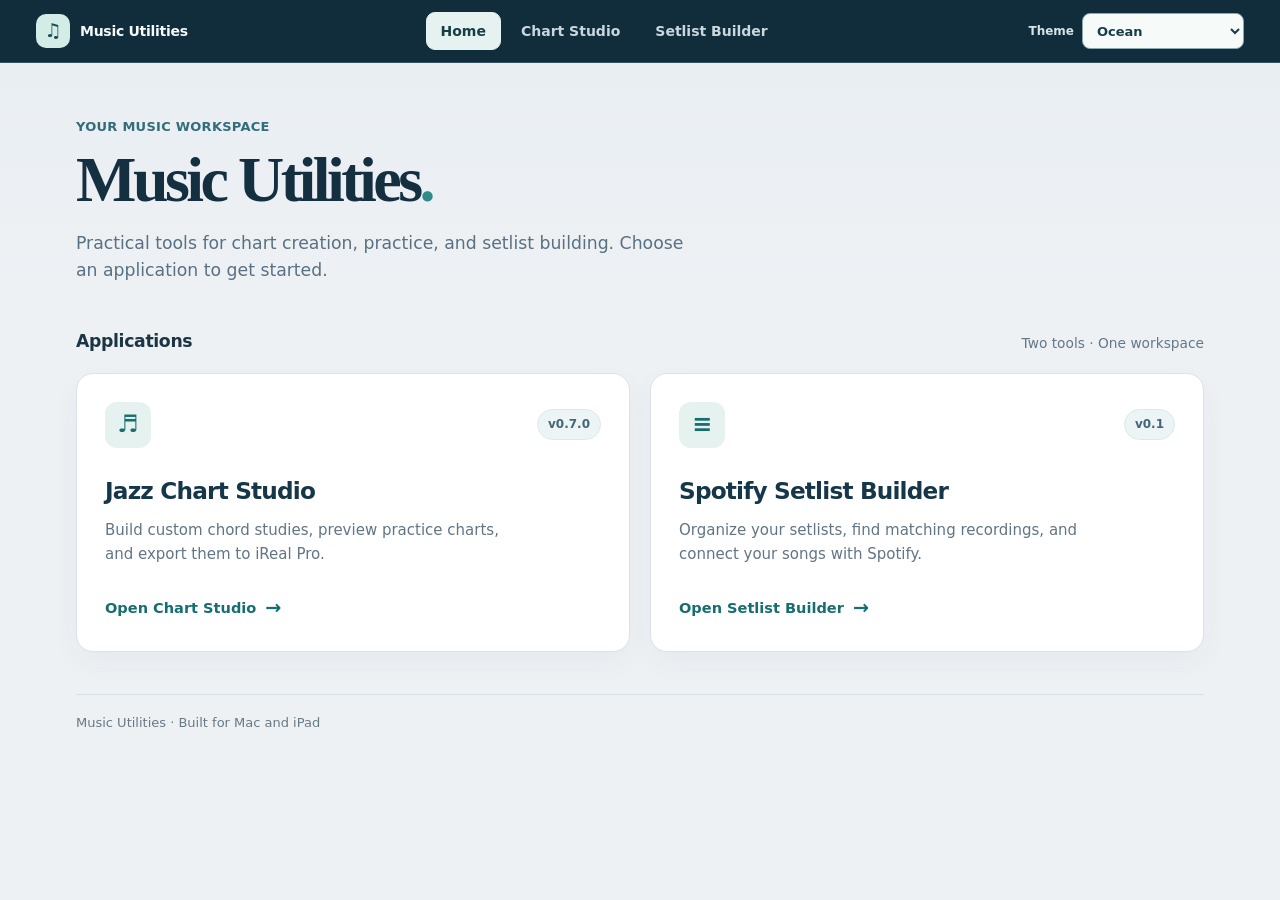
<file: index.html>
<!doctype html>
<html lang="en">
<head>
<meta charset="utf-8">
<meta name="viewport" content="width=device-width, initial-scale=1">
<meta name="theme-color" content="#112c3b">
<title>Music Utilities · Home</title>
<style>
:root{font-family:"Avenir Next",Avenir,"Segoe UI",system-ui,sans-serif;color:#213044;background:#eef1f4}
*{box-sizing:border-box}
body{margin:0;min-height:100vh;background:linear-gradient(180deg,#e7edf2 0,#eef1f4 280px);font-size:15px;line-height:1.55}
/* Shared Music Utilities navigation: restrained, responsive workspace tabs */
.mu-nav{position:relative;z-index:100;display:flex;align-items:center;justify-content:space-between;gap:18px;flex-wrap:wrap;padding:12px clamp(16px,3vw,36px);background:#112c3b;color:#f5fafb;border-bottom:1px solid #345362;font:600 14px/1.35 "Avenir Next",Avenir,"Segoe UI",system-ui,sans-serif}
.mu-brand{display:inline-flex;align-items:center;gap:10px;color:#f5fafb!important;text-decoration:none;font-weight:750;letter-spacing:-.02em;white-space:nowrap}
.mu-brand-mark{display:grid;place-items:center;width:34px;height:34px;border-radius:10px;background:#d4ece6;color:#164c53;font-size:19px}
.mu-brand:hover{color:#bfe6df!important}
.mu-links{display:flex;align-items:center;gap:5px;flex-wrap:wrap}
.mu-link{display:inline-flex;align-items:center;justify-content:center;min-height:38px;padding:8px 14px;border:1px solid transparent;border-radius:9px;color:#c8d8de!important;text-decoration:none;font-weight:650;white-space:nowrap;transition:background .15s ease,color .15s ease,border-color .15s ease}
.mu-link:hover{background:#254757;color:#fff!important}
.mu-link[aria-current="page"]{background:#e5f2ef;color:#173d45!important;border-color:#e5f2ef}
.mu-link:focus-visible,.mu-brand:focus-visible{outline:3px solid #f4bc6a;outline-offset:3px}
@media(max-width:600px){.mu-nav{gap:10px;padding:12px 14px}.mu-links{width:100%;display:grid;grid-template-columns:repeat(3,minmax(0,1fr));gap:4px}.mu-link{font-size:12px;padding:8px 5px;text-align:center;white-space:normal}.mu-brand{font-size:14px}}
@media(prefers-reduced-motion:reduce){.mu-link{transition:none}}
.wrap{max-width:1180px;margin:0 auto;padding:54px 26px 64px}
.eyebrow{font-size:13px;font-weight:750;letter-spacing:.02em;color:#326d78;margin:0 0 8px}
h1{font-family:Georgia,"Iowan Old Style",serif;font-size:clamp(2.7rem,5vw,4.2rem);font-weight:700;letter-spacing:-.055em;line-height:1.08;color:#142f40;margin:0 0 16px}
.period{color:#2b8c89}
.lede{color:#597083;max-width:610px;font-size:1.08rem;margin:0}
.section-heading{display:flex;justify-content:space-between;align-items:end;gap:16px;margin:44px 0 18px}
.section-heading h2{font-size:1.08rem;letter-spacing:-.02em;margin:0;color:#1b3544}
.section-heading p{margin:0;color:#637787;font-size:.86rem}
.apps{display:grid;grid-template-columns:repeat(2,minmax(0,1fr));gap:20px}
.app-card{display:flex;flex-direction:column;gap:0;padding:28px;background:#fff;border:1px solid #d9e3e9;border-radius:17px;color:inherit;text-decoration:none;box-shadow:0 10px 28px #17384c0a;transition:transform .18s ease,box-shadow .18s ease,border-color .18s ease}
.app-card:hover{transform:translateY(-3px);border-color:#8bbdbb;box-shadow:0 16px 36px #17384c16}
.app-card:focus-visible{outline:3px solid #e5a960;outline-offset:3px}
.card-top{display:flex;align-items:center;justify-content:space-between;gap:12px;margin-bottom:25px}
.app-icon{width:46px;height:46px;border-radius:12px;background:#e5f2ef;color:#176e70;display:grid;place-items:center;font-size:24px;font-weight:700}
.version{font-size:12px;font-weight:750;color:#426876;background:#edf4f5;border:1px solid #dbe9eb;border-radius:20px;padding:5px 10px}
.app-card h3{font-size:1.45rem;letter-spacing:-.035em;color:#163749;margin:0 0 9px}
.app-card p{color:#617586;line-height:1.65;margin:0 0 26px;max-width:42ch}
.open{margin-top:auto;display:inline-flex;align-items:center;gap:9px;font-size:.91rem;font-weight:750;color:#176e70}
.open-arrow{font-size:1.2rem;transition:transform .18s ease}
.app-card:hover .open-arrow{transform:translateX(4px)}
footer{margin-top:42px;padding-top:18px;border-top:1px solid #d6e0e6;color:#667987;font-size:13px}
@media(max-width:700px){.wrap{padding:34px 16px 44px}.apps{grid-template-columns:1fr}.app-card{padding:23px}.section-heading{align-items:start;flex-direction:column;gap:4px}}
@media(prefers-reduced-motion:reduce){.app-card,.open-arrow{transition:none}.app-card:hover{transform:none}}
</style>
<link rel="stylesheet" href="./music-theme.css?v=9-themes-2"></head>
<body>
<nav class="mu-nav" aria-label="Music Utilities">
<a class="mu-brand" href="./index.html"><span class="mu-brand-mark" aria-hidden="true">♫</span><span>Music Utilities</span></a>
<div class="mu-links">
<a class="mu-link" href="./index.html" aria-current="page">Home</a>
<a class="mu-link" href="./jazz-chart-studio/index.html">Chart Studio</a>
<a class="mu-link" href="./spotify-setlist-builder/index.html">Setlist Builder</a>
</div>
</nav>
<main class="wrap">
<header><p class="eyebrow">YOUR MUSIC WORKSPACE</p><h1>Music Utilities<span class="period">.</span></h1><p class="lede">Practical tools for chart creation, practice, and setlist building. Choose an application to get started.</p></header>
<div class="section-heading"><h2>Applications</h2><p>Two tools · One workspace</p></div>
<section class="apps" aria-label="Available applications">
<a class="app-card" href="./jazz-chart-studio/index.html"><div class="card-top"><span class="app-icon" aria-hidden="true">♬</span><span class="version">v0.7.0</span></div><h3>Jazz Chart Studio</h3><p>Build custom chord studies, preview practice charts, and export them to iReal Pro.</p><span class="open">Open Chart Studio <span class="open-arrow" aria-hidden="true">→</span></span></a>
<a class="app-card" href="./spotify-setlist-builder/index.html"><div class="card-top"><span class="app-icon" aria-hidden="true">≡</span><span class="version">v0.1</span></div><h3>Spotify Setlist Builder</h3><p>Organize your setlists, find matching recordings, and connect your songs with Spotify.</p><span class="open">Open Setlist Builder <span class="open-arrow" aria-hidden="true">→</span></span></a>
</section>
<footer>Music Utilities · Built for Mac and iPad</footer>
</main>
<script src="./music-theme.js?v=9-themes-2"></script></body>
</html>
</file>
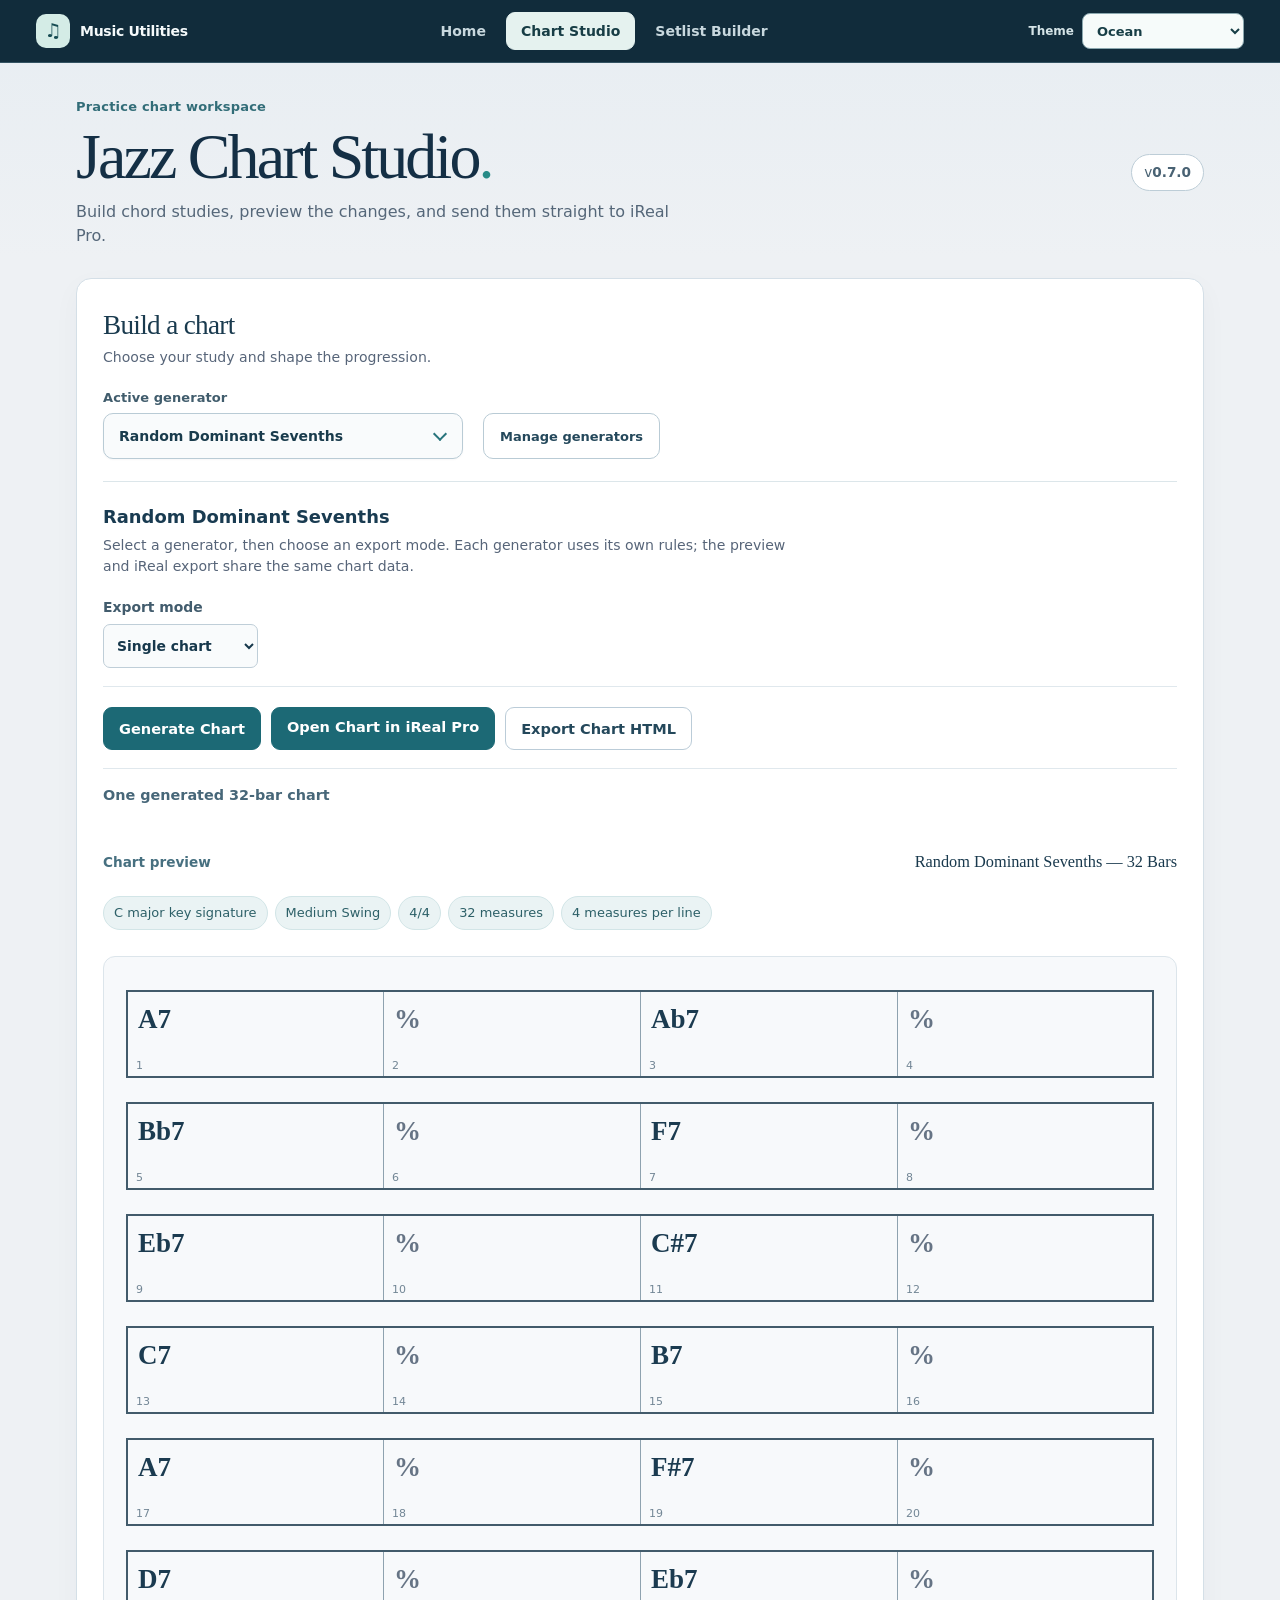
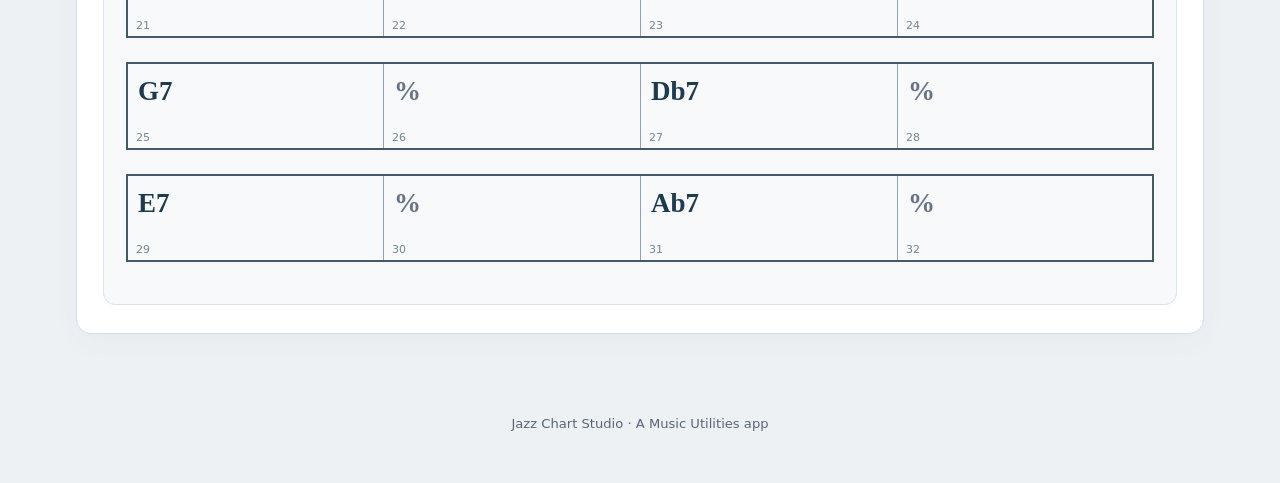
<file: jazz-chart-studio/index.html>
<!doctype html>
<html lang="en">
  <head>
    <meta charset="utf-8" />
    <meta name="viewport" content="width=device-width, initial-scale=1" />
    <title>Jazz Chart Studio</title>
    <link rel="stylesheet" href="css/style.css" />
    <style>
      /* Shared Music Utilities navigation: restrained, responsive workspace tabs */
      .mu-nav {
        position: relative;
        z-index: 100;
        display: flex;
        align-items: center;
        justify-content: space-between;
        gap: 18px;
        flex-wrap: wrap;
        padding: 12px clamp(16px, 3vw, 36px);
        background: #112c3b;
        color: #f5fafb;
        border-bottom: 1px solid #345362;
        font:
          600 14px/1.35 "Avenir Next",
          Avenir,
          "Segoe UI",
          system-ui,
          sans-serif;
      }
      .mu-brand {
        display: inline-flex;
        align-items: center;
        gap: 10px;
        color: #f5fafb !important;
        text-decoration: none;
        font-weight: 750;
        letter-spacing: -0.02em;
        white-space: nowrap;
      }
      .mu-brand-mark {
        display: grid;
        place-items: center;
        width: 34px;
        height: 34px;
        border-radius: 10px;
        background: #d4ece6;
        color: #164c53;
        font-size: 19px;
      }
      .mu-brand:hover {
        color: #bfe6df !important;
      }
      .mu-links {
        display: flex;
        align-items: center;
        gap: 5px;
        flex-wrap: wrap;
      }
      .mu-link {
        display: inline-flex;
        align-items: center;
        justify-content: center;
        min-height: 38px;
        padding: 8px 14px;
        border: 1px solid transparent;
        border-radius: 9px;
        color: #c8d8de !important;
        text-decoration: none;
        font-weight: 650;
        white-space: nowrap;
        transition:
          background 0.15s ease,
          color 0.15s ease,
          border-color 0.15s ease;
      }
      .mu-link:hover {
        background: #254757;
        color: #fff !important;
      }
      .mu-link[aria-current="page"] {
        background: #e5f2ef;
        color: #173d45 !important;
        border-color: #e5f2ef;
      }
      .mu-link:focus-visible,
      .mu-brand:focus-visible {
        outline: 3px solid #f4bc6a;
        outline-offset: 3px;
      }
      @media (max-width: 600px) {
        .mu-nav {
          gap: 10px;
          padding: 12px 14px;
        }
        .mu-links {
          width: 100%;
          display: grid;
          grid-template-columns: repeat(3, minmax(0, 1fr));
          gap: 4px;
        }
        .mu-link {
          font-size: 12px;
          padding: 8px 5px;
          text-align: center;
          white-space: normal;
        }
        .mu-brand {
          font-size: 14px;
        }
      }
      @media (prefers-reduced-motion: reduce) {
        .mu-link {
          transition: none;
        }
      }
    </style>
    <link rel="stylesheet" href="../music-theme.css?v=9-themes-2" />
  </head>
  <body>
    <nav class="mu-nav" aria-label="Music Utilities">
      <a class="mu-brand" href="../index.html"
        ><span class="mu-brand-mark" aria-hidden="true">♫</span
        ><span>Music Utilities</span></a
      >
      <div class="mu-links">
        <a class="mu-link" href="../index.html">Home</a
        ><a
          class="mu-link"
          href="../jazz-chart-studio/index.html"
          aria-current="page"
          >Chart Studio</a
        ><a class="mu-link" href="../spotify-setlist-builder/index.html"
          >Setlist Builder</a
        >
      </div>
    </nav>
    <main class="wrap">
      <header class="studio-header">
        <div>
          <p class="studio-kicker">Practice chart workspace</p>
          <h1>Jazz Chart Studio<span class="studio-period">.</span></h1>
          <p class="muted">
            Build chord studies, preview the changes, and send them straight to
            iReal Pro.
          </p>
        </div>
        <span class="version-pill"
          >v<strong id="app-version">0.7.0</strong></span
        >
      </header>
      <section class="panel workspace">
        <div class="workspace-heading">
          <div>
            <h2>Build a chart</h2>
            <p class="muted">Choose your study and shape the progression.</p>
          </div>
        </div>
        <div class="generator-toolbar">
          <label class="generator-picker" for="generator-select"
            ><span class="generator-picker-label">Active generator</span
            ><span class="generator-picker-control"
              ><select
                id="generator-select"
                aria-label="Active generator"
              ></select></span></label
          ><button
            id="manage-generators"
            type="button"
            aria-expanded="false"
            aria-controls="generator-manager"
          >
            Manage generators
          </button>
        </div>
        <section
          id="generator-manager"
          class="generator-manager"
          hidden
          aria-labelledby="generator-manager-title"
        >
          <div class="generator-manager-header">
            <div>
              <p class="generator-eyebrow">Generator library</p>
              <h2 id="generator-manager-title">Manage generators</h2>
              <p class="muted">
                Your generators are defined by JSON. Built-in generators are
                protected; imported generators are saved in this browser.
              </p>
            </div>
            <button
              id="close-generator-manager"
              type="button"
              aria-label="Close generator manager"
              onclick="document.getElementById('generator-manager').hidden=true;document.getElementById('manage-generators').setAttribute('aria-expanded','false');document.getElementById('manage-generators').focus();"
            >
              Close
            </button>
          </div>
          <div class="generator-manager-section">
            <div class="generator-section-heading">
              <h3>Installed generators</h3>
              <span id="generator-count" class="generator-count"></span>
            </div>
            <div id="generator-list" class="generator-list"></div>
          </div>
          <div class="generator-manager-section generator-import-section">
            <div>
              <h3>Add a generator</h3>
              <p class="muted">
                Import a JSON generator definition. Existing v1 files are
                migrated to the current schema.
              </p>
            </div>
            <div class="generator-import-actions">
              <label class="generator-upload" for="generator-file"
                ><span>Choose JSON file</span
                ><input
                  id="generator-file"
                  type="file"
                  accept=".json,application/json" /></label
              ><button
                id="view-generator-schema"
                type="button"
                aria-expanded="false"
                aria-controls="generator-schema-view"
              >
                View JSON schema</button
              ><a
                id="download-generator-schema"
                class="generator-schema-download"
                href="generators/generator-schema-v2.json"
                download="generator-schema-v2.json"
                >Download JSON schema</a
              >
            </div>
            <p id="generator-message" role="status" aria-live="polite"></p>
            <div id="generator-schema-view" hidden>
              <div class="generator-schema-heading">
                <strong>Generator JSON schema · v2</strong
                ><button id="copy-generator-schema" type="button">
                  Copy schema
                </button>
              </div>
              <pre id="generator-schema-text" tabindex="0">Loading schema…</pre>
            </div>
          </div>
        </section>
        <h2 id="generator-heading">Random Dominant Sevenths</h2>
        <p class="muted">
          Select a generator, then choose an export mode. Each generator uses
          its own rules; the preview and iReal export share the same chart data.
        </p>
        <div class="options">
          <label
            >Export mode
            <select id="export-mode">
              <option value="chart">Single chart</option>
              <option value="playlist">Playlist</option>
            </select></label
          ><label id="playlist-count-label" hidden
            >Charts in playlist
            <input
              type="number"
              id="playlist-count"
              value="12"
              min="2"
              max="50"
              step="1"
          /></label>
        </div>
        <div id="circle-options" class="options" hidden>
          <label
            >Starting root
            <select id="starting-key">
              <option value="C">C</option>
              <option value="Db">Db</option>
              <option value="D">D</option>
              <option value="Eb" selected>Eb</option>
              <option value="E">E</option>
              <option value="F">F</option>
              <option value="F#">F#</option>
              <option value="Gb">Gb</option>
              <option value="G">G</option>
              <option value="Ab">Ab</option>
              <option value="A">A</option>
              <option value="Bb">Bb</option>
              <option value="B">B</option>
              <option value="C#">C#</option>
              <option value="D#">D#</option>
              <option value="G#">G#</option>
              <option value="A#">A#</option>
            </select></label
          ><label
            >Direction
            <select id="circle-direction">
              <option value="fourths">Circle of fourths</option>
              <option value="fifths">Circle of fifths</option>
            </select></label
          ><label id="random-start-label" hidden
            ><input type="checkbox" id="random-starts" checked /> Random
            starting root for each playlist chart</label
          >
        </div>
        <section id="mixed-options" class="mistake-options" hidden aria-label="Mixed seventh chord options">
          <h3>Choose chord qualities</h3>
          <p class="muted">Select the seventh-chord types and alterations to practice. The generator distributes selected qualities evenly across 16 two-measure positions.</p>
          <div id="mixed-quality-options" class="mixed-quality-options" role="group" aria-label="Chord qualities"></div>
          <div class="options">
            <label>Root movement
              <select id="mixed-root-mode"></select>
            </label>
            <label>Starting root
              <select id="mixed-start-root"></select>
            </label>
          </div>
          <p id="mixed-status" role="status" aria-live="polite"></p>
        </section>
        <section id="mistake-options" class="mistake-options" hidden aria-label="Mistake drill data">
          <h3>Practice your mistakes</h3>
          <p class="muted">Select a mistakes JSON file. Each mistake becomes two measures in one iReal Pro chart. Your mistakes stay in this browser.</p>
          <label class="generator-upload" for="mistake-file">Select Mistakes
            <input type="file" id="mistake-file" accept=".json,application/json" />
          </label>
          <p id="mistake-file-status" role="status" aria-live="polite">No mistake file selected.</p>
          <div id="mistake-selection" class="mistake-selection"></div>
        </section>
        <div class="actions main-actions">
          <button class="primary" id="generate">Generate chart</button
          ><a id="open-ireal" class="action-link primary" href="#"
            >Open Chart in iReal Pro</a
          ><button id="download-ireal">Export iReal HTML</button>
        </div>
        <div id="batch-summary" aria-live="polite"></div>
        <div id="playlist-navigator" class="actions" hidden>
          <label for="chart-select"
            >Preview chart
            <select id="chart-select"></select
          ></label>
        </div>
        <div class="preview-heading">
          <span>Chart preview</span>
          <h3 id="preview-title">Random Dominant Sevenths</h3>
        </div>
        <div id="meta"></div>
        <div id="score" aria-label="Generated chord chart"></div>
      </section>
      <section class="status-region">
        <p id="status" role="status" aria-live="polite"></p>
      </section>
      <div hidden aria-hidden="true">
        <div id="checks"></div>
        <a id="official" href="#"></a><a id="simple" href="#"></a>
        <input id="genuine-file" type="file" /><a
          id="genuine-link"
          href="#"
        ></a>
        <textarea id="notes"></textarea><textarea id="result-json"></textarea>
        <button id="copy-results"></button><button id="share-results"></button>
        <button id="download-results"></button
        ><button id="select-results"></button>
      </div>
      <footer class="muted">Jazz Chart Studio · A Music Utilities app</footer>
    </main>
    <script src="js/chart-core.js" defer></script>
    <script src="js/app.js" defer></script>
    <script src="../music-theme.js?v=9-themes-2"></script>
  </body>
</html>
</file>
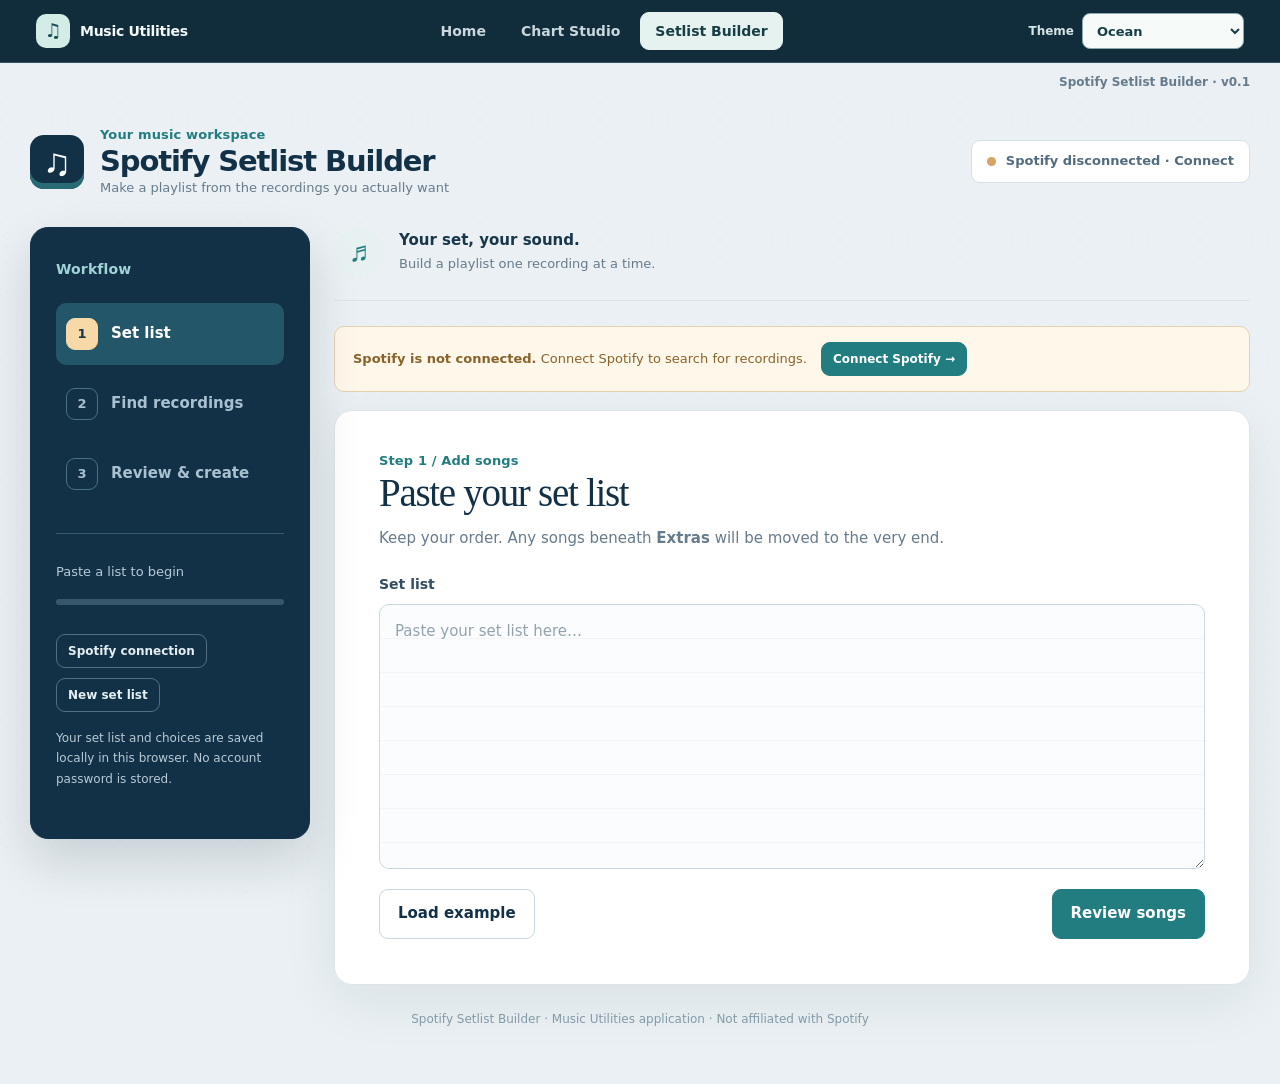
<file: spotify-setlist-builder/index.html>
<!doctype html>
<html lang="en">
  <head>
    <meta charset="utf-8" />
    <meta name="viewport" content="width=device-width,initial-scale=1" />
    <title>Spotify Setlist Builder v0.1</title>
    <style>
      :root {
        --bg: #eaf0f3;
        --surface: #fff;
        --panel: #f5f8f9;
        --line: #dce4e8;
        --text: #182d40;
        --sub: #667b8b;
        --green: #217d80;
        --red: #a94450;
        --gold: #c18a3c;
        --nav: #123147;
        --navsoft: #1b4359;
        --shadow: 0 16px 55px rgba(27, 55, 74, 0.075);
      }
      * {
        box-sizing: border-box;
      }
      html {
        min-height: 100%;
        scroll-behavior: smooth;
      }
      body {
        margin: 0;
        min-height: 100vh;
        background: var(--bg);
        color: var(--text);
        font:
          15px/1.55 "Avenir Next",
          Avenir,
          "Segoe UI",
          system-ui,
          sans-serif;
        -webkit-font-smoothing: antialiased;
      }
      body:before {
        content: "";
        position: fixed;
        inset: 0;
        pointer-events: none;
        opacity: 0.3;
        background-image: radial-gradient(#bacbd4 0.55px, transparent 0.55px);
        background-size: 15px 15px;
        z-index: -1;
      }
      button,
      input,
      textarea {
        font: inherit;
      }
      button {
        cursor: pointer;
      }
      button:disabled {
        opacity: 0.45;
        cursor: not-allowed;
      }
      a {
        color: #176f79;
        text-underline-offset: 3px;
      }
      a:hover {
        text-decoration-thickness: 2px;
      }
      :focus-visible {
        outline: 3px solid #e5a960 !important;
        outline-offset: 3px;
      }
      .shell {
        max-width: 1340px;
        margin: 0 auto;
        padding: 36px 30px 55px;
      }
      .head {
        display: flex;
        align-items: center;
        justify-content: space-between;
        gap: 18px;
        margin-bottom: 29px;
      }
      .brand {
        display: flex;
        gap: 16px;
        align-items: center;
      }
      .logo {
        width: 54px;
        height: 54px;
        background: var(--nav);
        border-radius: 14px;
        display: grid;
        place-items: center;
        color: #fff;
        font:
          38px/1 Georgia,
          serif;
        box-shadow: inset 0 -6px 0 #286b75;
      }
      .eyebrow {
        text-transform: none;
        letter-spacing: 0.01em;
        color: var(--green);
        font-size: 13px;
        font-weight: 750;
      }
      h1 {
        margin: 0;
        color: var(--nav);
        font-size: 29px;
        line-height: 1.13;
        font-weight: 800;
        letter-spacing: -1.1px;
      }
      h2 {
        margin: 0 0 13px;
        color: var(--nav);
        font:
          normal 39px/1.11 Georgia,
          "Iowan Old Style",
          serif;
        letter-spacing: -1.3px;
      }
      h3 {
        margin: 0;
        font-size: 16px;
        font-weight: 750;
      }
      p {
        margin: 4px 0 23px;
        max-width: 70ch;
        color: var(--sub);
      }
      .grid {
        display: grid;
        grid-template-columns: 280px minmax(0, 1fr);
        gap: 24px;
        align-items: start;
      }
      .card {
        background: var(--surface);
        border: 1px solid var(--line);
        border-radius: 18px;
        padding: 40px 44px;
        box-shadow: var(--shadow);
      }
      main {
        min-width: 0;
      }
      main > .card {
        min-height: 575px;
      }
      .sidebar {
        position: sticky;
        top: 22px;
        background: var(--nav);
        border-color: var(--nav);
        color: #edf7fa;
        padding: 31px 25px 26px;
        border-radius: 18px;
        box-shadow: 0 22px 50px rgba(10, 34, 49, 0.15);
      }
      .sidebar > .eyebrow {
        color: #a1d4d6;
        font-size: 14px;
      }
      .sidebar .steps {
        display: grid;
        gap: 8px;
        margin-top: 22px;
      }
      .step {
        display: flex;
        align-items: center;
        gap: 13px;
        padding: 15px 10px;
        border-radius: 10px;
        color: #a9c0ce;
        font-weight: 600;
        line-height: 1.25;
      }
      .step .num {
        width: 32px;
        height: 32px;
        display: grid;
        place-items: center;
        flex: none;
        border: 1px solid #4a7184;
        border-radius: 9px;
        font-size: 13px;
        font-weight: 800;
      }
      .step.active {
        color: #fff;
        background: #24566a;
      }
      .step.active .num {
        background: #f6d9a6;
        color: #183549;
        border-color: #f6d9a6;
      }
      .sidebar .divider {
        border-color: #365a70;
      }
      .sidebar .small {
        color: #b8cad5;
      }
      .sidebar .bar {
        background: #37576b;
      }
      .sidebar .btn.ghost {
        border-color: #517084;
        color: #e4eff3;
        background: transparent;
      }
      .sidebar p.small {
        font-size: 12px;
        line-height: 1.7;
      }
      .small {
        font-size: 13px;
        color: var(--sub);
      }
      .status {
        display: inline-flex;
        gap: 10px;
        align-items: center;
        font-size: 13px;
        background: #fff;
        border: 1px solid #d6e0e4;
        padding: 10px 15px;
        border-radius: 9px;
        color: #526c7e;
        font-weight: 700;
        white-space: nowrap;
      }
      .dot {
        width: 9px;
        height: 9px;
        background: #d4a365;
        border-radius: 50%;
      }
      .status.connected {
        background: #e3f1ef;
        color: #1e6667;
        border-color: #aed4d1;
      }
      .status.connected .dot {
        background: #217d80;
      }
      .btn {
        border: 1px solid #c9d7df;
        background: #f5f8fa;
        color: var(--nav);
        padding: 12px 18px;
        border-radius: 9px;
        font-weight: 750;
        min-height: 44px;
        transition:
          background 0.15s,
          border-color 0.15s,
          transform 0.15s;
        white-space: nowrap;
      }
      .btn:hover:not(:disabled) {
        background: #e7f1f2;
        border-color: #a6c6c9;
      }
      .btn:active:not(:disabled) {
        transform: translateY(1px);
      }
      .btn.primary {
        background: var(--green);
        color: white;
        border-color: var(--green);
      }
      .btn.primary:hover:not(:disabled) {
        background: #1a666a;
        border-color: #1a666a;
      }
      .btn.ghost {
        background: transparent;
      }
      .btn.danger {
        color: var(--red);
      }
      .btn.sm {
        min-height: 34px;
        padding: 6px 11px;
        font-size: 12px;
      }
      .btn.link {
        background: transparent;
        border: 0;
        color: var(--green);
        padding: 5px;
      }
      .buttons {
        display: flex;
        gap: 10px;
        align-items: center;
        flex-wrap: wrap;
      }
      .right {
        margin-left: auto;
      }
      .field {
        display: grid;
        gap: 9px;
        margin-bottom: 20px;
      }
      .field label {
        font-size: 14px;
        font-weight: 750;
        color: #334e60;
      }
      input,
      textarea {
        width: 100%;
        background: #f9fbfc;
        color: var(--text);
        border: 1px solid #cbd8e0;
        border-radius: 10px;
        outline: none;
        padding: 13px 15px;
        min-height: 48px;
      }
      input:focus,
      textarea:focus {
        border-color: var(--green);
        box-shadow: 0 0 0 3px rgba(33, 125, 128, 0.14);
      }
      textarea {
        resize: vertical;
        min-height: 265px;
        line-height: 1.85;
        font-size: 15px;
        background-color: #fbfcfd;
        background-image: repeating-linear-gradient(
          transparent 0,
          transparent 33px,
          #e7eef2 34px
        );
        background-attachment: local;
      }
      input::placeholder,
      textarea::placeholder {
        color: #93a3ae;
      }
      .notice {
        padding: 15px 18px;
        background: #edf5f6;
        border: 1px solid #c6dfe1;
        border-radius: 10px;
        color: #37616f;
        margin-bottom: 22px;
        font-size: 13px;
      }
      .notice.warning {
        background: #fff7e9;
        border-color: #e5d2af;
        color: #88632b;
      }
      .notice.success {
        background: #e8f5ef;
        border-color: #b0dac7;
        color: #225f50;
      }
      .notice.error {
        background: #fff0ef;
        border-color: #edc1c1;
        color: #a33a48;
      }
      .bar {
        height: 6px;
        background: #e4ecef;
        overflow: hidden;
        border-radius: 8px;
        margin: 17px 0 29px;
      }
      .fill {
        height: 100%;
        width: 0;
        background: var(--green);
        transition: width 0.28s;
      }
      .results {
        display: grid;
        gap: 9px;
        margin: 16px 0 30px;
      }
      .result {
        display: flex;
        gap: 15px;
        align-items: center;
        background: #fff;
        border: 1px solid var(--line);
        border-radius: 12px;
        padding: 13px 15px;
        cursor: pointer;
        transition:
          background 0.12s,
          border-color 0.12s,
          box-shadow 0.12s;
      }
      .result:hover {
        background: #f5f9fa;
        border-color: #afc5cc;
      }
      .result.selected {
        border-color: #27888b;
        background: #edf7f6;
        box-shadow: inset 4px 0 0 #27888b;
      }
      .result img {
        width: 62px;
        height: 62px;
        object-fit: cover;
        flex: none;
        border-radius: 7px;
      }
      .result .info {
        flex: 1;
        min-width: 0;
      }
      .result .title {
        font-size: 15px;
        font-weight: 800;
        overflow: hidden;
        text-overflow: ellipsis;
        white-space: nowrap;
        color: #1e3547;
      }
      .result .meta {
        font-size: 12px;
        color: var(--sub);
      }
      .result .btn {
        flex: none;
      }
      .radio {
        border: 2px solid #a0b4be;
        width: 19px;
        height: 19px;
        border-radius: 50%;
        flex: none;
      }
      .selected .radio {
        border: 6px solid var(--green);
      }
      .tag {
        display: inline-block;
        font-size: 11px;
        background: #dbeee7;
        border-radius: 5px;
        color: #235d4d;
        padding: 3px 8px;
        margin-top: 6px;
        font-weight: 750;
      }
      .search-row {
        display: flex;
        gap: 10px;
      }
      .search-row input {
        flex: 1;
        min-width: 0;
      }
      .subhead {
        display: flex;
        justify-content: space-between;
        align-items: center;
        gap: 10px;
        margin-bottom: 12px;
      }
      .divider {
        border: 0;
        border-top: 1px solid var(--line);
        margin: 28px 0;
      }
      .review-row {
        display: flex;
        gap: 15px;
        padding: 15px 0;
        align-items: center;
        border-bottom: 1px solid #e4eaee;
      }
      .review-row .index {
        color: #83a1af;
        font:
          24px/1 Georgia,
          serif;
        width: 36px;
        flex: none;
      }
      .review-row .main {
        flex: 1;
        min-width: 0;
      }
      .pill {
        display: inline-block;
        padding: 5px 10px;
        font-size: 12px;
        color: #466474;
        background: #edf4f6;
        border-radius: 7px;
        font-weight: 700;
      }
      .listpreview {
        max-height: 350px;
        overflow: auto;
        margin: 15px 0 20px;
        border: 1px solid #dfe8ec;
        border-radius: 10px;
        padding: 5px 19px;
        background: #fbfcfd;
      }
      .listpreview .item {
        display: flex;
        gap: 12px;
        padding: 9px 0;
        border-bottom: 1px solid #e8eef1;
        font-size: 14px;
      }
      .listpreview .item:last-child {
        border: 0;
      }
      .muted {
        color: var(--sub);
      }
      .inline {
        display: flex;
        gap: 10px;
        align-items: center;
      }
      .checkbox {
        width: auto;
        min-height: auto;
        accent-color: var(--green);
      }
      .foot {
        margin-top: 25px;
        color: #8299a6;
        font-size: 12px;
        text-align: center;
      }
      .hidden {
        display: none !important;
      }
      .two {
        display: grid;
        grid-template-columns: 1fr 1fr;
        gap: 12px;
      }
      .loading {
        display: inline-block;
        border: 2px solid #bdcbd2;
        border-top-color: var(--green);
        border-radius: 50%;
        width: 15px;
        height: 15px;
        animation: spin 0.7s linear infinite;
      }
      @keyframes spin {
        to {
          transform: rotate(360deg);
        }
      }
      .workspace-intro {
        display: flex;
        gap: 15px;
        align-items: center;
        margin-bottom: 25px;
        padding-bottom: 23px;
        border-bottom: 1px solid var(--line);
      }
      .workspace-mark {
        width: 50px;
        height: 50px;
        display: grid;
        place-items: center;
        border-radius: 50%;
        background: #e7f1f1;
        color: #217d80;
        font:
          28px/1 Georgia,
          serif;
        flex: none;
      }
      .workspace-intro strong {
        display: block;
        color: #19364a;
        font-weight: 800;
        font-size: 15px;
      }
      .workspace-intro span {
        font-size: 13px;
        color: var(--sub);
      }
      #currentSongTitle {
        font-size: 47px;
        margin: 18px 0 8px;
        overflow-wrap: anywhere;
      }
      #songPosition {
        font-size: 13px;
      }
      #resultsNote {
        padding: 10px 0;
        color: #617b8a;
      }
      #setupPanel > p,
      #matchPanel > p,
      #reviewPanel > p {
        font-size: 15px;
      }
      @media (max-width: 930px) {
        .shell {
          padding: 20px 18px 40px;
        }
        .grid {
          grid-template-columns: 235px minmax(0, 1fr);
          gap: 16px;
        }
        .card {
          padding: 30px;
        }
        .sidebar {
          padding: 24px 16px;
        }
        .result {
          flex-wrap: wrap;
        }
        .result .btn {
          margin-left: auto;
        }
      }
      @media (max-width: 720px) {
        .grid {
          grid-template-columns: 1fr;
        }
        .sidebar {
          position: static;
        }
        .sidebar .steps {
          grid-template-columns: repeat(3, minmax(0, 1fr));
          gap: 3px;
        }
        .sidebar .step {
          padding: 9px 4px;
          font-size: 12px;
          gap: 6px;
          flex-direction: column;
          text-align: center;
        }
        .sidebar .step .num {
          width: 26px;
          height: 26px;
        }
        .sidebar > .divider,
        .sidebar > .bar,
        .sidebar > #sideCount,
        .sidebar > p {
          display: none;
        }
        .sidebar .buttons {
          margin-top: 16px;
        }
        .shell {
          padding: 18px 12px 36px;
        }
        .head {
          align-items: flex-start;
          gap: 10px;
          margin-bottom: 20px;
        }
        .brand {
          gap: 9px;
        }
        .logo {
          height: 43px;
          width: 43px;
          font-size: 28px;
        }
        .head h1 {
          font-size: 22px;
        }
        .head .small {
          font-size: 11px;
        }
        .status {
          padding: 7px 8px;
          font-size: 11px;
        }
        .card {
          padding: 23px 18px;
        }
        main > .card {
          min-height: 0;
        }
        h2 {
          font-size: 34px;
        }
        #currentSongTitle {
          font-size: 39px;
        }
        .search-row {
          flex-wrap: wrap;
        }
        .search-row input {
          flex-basis: 100%;
        }
        .search-row .btn {
          flex: 1;
        }
        .result img {
          height: 50px;
          width: 50px;
        }
        .result {
          gap: 10px;
          padding: 12px;
        }
        .result .btn {
          flex-basis: 100%;
        }
        .two {
          grid-template-columns: 1fr;
        }
      }
      @media (prefers-reduced-motion: reduce) {
        *,
        *:before,
        *:after {
          animation-duration: 0.01ms !important;
          transition-duration: 0.01ms !important;
          scroll-behavior: auto !important;
        }
      }
    </style>
    <style>
      /* Shared Music Utilities navigation: restrained, responsive workspace tabs */
      .mu-nav {
        position: relative;
        z-index: 100;
        display: flex;
        align-items: center;
        justify-content: space-between;
        gap: 18px;
        flex-wrap: wrap;
        padding: 12px clamp(16px, 3vw, 36px);
        background: #112c3b;
        color: #f5fafb;
        border-bottom: 1px solid #345362;
        font:
          600 14px/1.35 "Avenir Next",
          Avenir,
          "Segoe UI",
          system-ui,
          sans-serif;
      }
      .mu-brand {
        display: inline-flex;
        align-items: center;
        gap: 10px;
        color: #f5fafb !important;
        text-decoration: none;
        font-weight: 750;
        letter-spacing: -0.02em;
        white-space: nowrap;
      }
      .mu-brand-mark {
        display: grid;
        place-items: center;
        width: 34px;
        height: 34px;
        border-radius: 10px;
        background: #d4ece6;
        color: #164c53;
        font-size: 19px;
      }
      .mu-brand:hover {
        color: #bfe6df !important;
      }
      .mu-links {
        display: flex;
        align-items: center;
        gap: 5px;
        flex-wrap: wrap;
      }
      .mu-link {
        display: inline-flex;
        align-items: center;
        justify-content: center;
        min-height: 38px;
        padding: 8px 14px;
        border: 1px solid transparent;
        border-radius: 9px;
        color: #c8d8de !important;
        text-decoration: none;
        font-weight: 650;
        white-space: nowrap;
        transition:
          background 0.15s ease,
          color 0.15s ease,
          border-color 0.15s ease;
      }
      .mu-link:hover {
        background: #254757;
        color: #fff !important;
      }
      .mu-link[aria-current="page"] {
        background: #e5f2ef;
        color: #173d45 !important;
        border-color: #e5f2ef;
      }
      .mu-link:focus-visible,
      .mu-brand:focus-visible {
        outline: 3px solid #f4bc6a;
        outline-offset: 3px;
      }
      @media (max-width: 600px) {
        .mu-nav {
          gap: 10px;
          padding: 12px 14px;
        }
        .mu-links {
          width: 100%;
          display: grid;
          grid-template-columns: repeat(3, minmax(0, 1fr));
          gap: 4px;
        }
        .mu-link {
          font-size: 12px;
          padding: 8px 5px;
          text-align: center;
          white-space: normal;
        }
        .mu-brand {
          font-size: 14px;
        }
      }
      @media (prefers-reduced-motion: reduce) {
        .mu-link {
          transition: none;
        }
      }
    </style>
    <link rel="stylesheet" href="../music-theme.css?v=9-themes-2" />
    <style>
      /* Recording search: keep controls and results on one consistent grid. */
      #matchPanel,
      #matchPanel .field,
      #matchPanel .search-row,
      #matchPanel .results {
        min-width: 0;
        max-width: 100%;
      }
      #matchPanel .results {
        display: grid;
        grid-template-columns: minmax(0, 1fr);
        width: 100%;
        box-sizing: border-box;
        gap: 10px;
        margin: 14px 0 26px;
      }
      #matchPanel .result {
        box-sizing: border-box;
        width: 100%;
        min-width: 0;
        margin: 0;
        display: grid;
        grid-template-columns: 20px 62px minmax(0, 1fr) auto;
        align-items: center;
        gap: 14px;
        padding: 14px 16px;
      }
      #matchPanel .result .info {
        min-width: 0;
        overflow-wrap: anywhere;
      }
      #matchPanel .result .title {
        white-space: normal;
        line-height: 1.3;
      }
      #matchPanel .result .tag {
        max-width: 100%;
        white-space: normal;
        line-height: 1.35;
      }
      #matchPanel .result > .btn {
        justify-self: end;
        white-space: nowrap;
      }
      #priorityPlaylistKeyword {
        box-sizing: border-box;
        width: 100%;
      }
      #priorityPlaylistStatus,
      #resultsNote {
        line-height: 1.45;
      }
      @media (max-width: 680px) {
        #matchPanel .result {
          grid-template-columns: 20px 52px minmax(0, 1fr);
          gap: 10px;
          padding: 12px;
        }
        #matchPanel .result img {
          width: 52px;
          height: 52px;
        }
        #matchPanel .result > .btn {
          grid-column: 3;
          justify-self: start;
        }
      }
    </style>

  </head>
  <body>
    <nav class="mu-nav" aria-label="Music Utilities">
      <a class="mu-brand" href="../index.html"
        ><span class="mu-brand-mark" aria-hidden="true">♫</span
        ><span>Music Utilities</span></a
      >
      <div class="mu-links">
        <a class="mu-link" href="../index.html">Home</a
        ><a class="mu-link" href="../jazz-chart-studio/index.html"
          >Chart Studio</a
        ><a
          class="mu-link"
          href="../spotify-setlist-builder/index.html"
          aria-current="page"
          >Setlist Builder</a
        >
      </div>
    </nav>
    <div
      style="
        max-width: 1340px;
        margin: 0 auto;
        padding: 12px 30px 0;
        text-align: right;
        font: 600 12px system-ui;
        color: #667b8b;
      "
      aria-label="Application version"
    >
      Spotify Setlist Builder · v0.1
    </div>
    <div class="shell">
      <header class="head">
        <div class="brand">
          <div class="logo">♫</div>
          <div>
            <div class="eyebrow">Your music workspace</div>
            <h1>Spotify Setlist Builder</h1>
            <div class="small">
              Make a playlist from the recordings you actually want
            </div>
          </div>
        </div>
        <button
          id="headerConnectBtn"
          class="status"
          title="Open Spotify connection settings"
        >
          <span class="dot"></span><span>Checking Spotify…</span>
        </button>
      </header>
      <div class="grid">
        <aside class="card sidebar">
          <div class="eyebrow">Workflow</div>
          <div class="steps" id="steps">
            <div class="step active" data-step="0">
              <span class="num">1</span>Set list
            </div>
            <div class="step" data-step="1">
              <span class="num">2</span>Find recordings
            </div>
            <div class="step" data-step="2">
              <span class="num">3</span>Review & create
            </div>
          </div>
          <hr class="divider" />
          <div class="small" id="sideCount">Paste a list to begin</div>
          <div class="bar"><div class="fill" id="sideProgress"></div></div>
          <div class="buttons">
            <button class="btn sm ghost" id="settingsBtn">
              Spotify connection</button
            ><button class="btn sm ghost" id="resetBtn">New set list</button>
          </div>
          <p class="small" style="margin-top: 16px">
            Your set list and choices are saved locally in this browser. No
            account password is stored.
          </p>
        </aside>
        <main>
          <div class="workspace-intro">
            <div class="workspace-mark">♬</div>
            <div>
              <strong>Your set, your sound.</strong
              ><span>Build a playlist one recording at a time.</span>
            </div>
          </div>
          <div id="messages"></div>
          <div
            id="connectPrompt"
            class="notice warning"
            style="margin-bottom: 18px"
          >
            <b>Spotify is not connected.</b> Connect Spotify to search for recordings.
            <button
              class="btn primary sm"
              id="quickConnectBtn"
              style="margin-left: 10px"
            >
              Connect Spotify →
            </button>
          </div>
          <section class="card" id="setupPanel">
            <div class="eyebrow">Step 1 / Add songs</div>
            <h2>Paste your set list</h2>
            <p>
              Keep your order. Any songs beneath <b>Extras</b> will be moved to
              the very end.
            </p>
            <div class="field">
              <label for="setlistText">Set list</label
              ><textarea
                id="setlistText"
                placeholder="Paste your set list here…"
              ></textarea>
            </div>
            <div class="buttons">
              <button class="btn ghost" id="sampleBtn">Load example</button
              ><button class="btn primary right" id="parseBtn">
                Review songs
              </button>
            </div>
            <div id="parsedPreview" class="hidden">
              <hr class="divider" />
              <div class="subhead">
                <h3>Parsed order</h3>
                <span id="parsedCount" class="pill"></span>
              </div>
              <div id="parsedItems" class="listpreview"></div>
              <div class="buttons">
                <button id="editListBtn" class="btn ghost">Edit text</button
                ><button id="startBtn" class="btn primary right">
                  Choose recordings →
                </button>
              </div>
            </div>
          </section>
          <section class="card hidden" id="matchPanel">
            <div class="subhead">
              <span class="eyebrow" id="songPosition">Song 1 of 1</span
              ><span id="matchSource" class="pill">Spotify search</span>
            </div>
            <div class="bar"><div class="fill" id="matchProgress"></div></div>
            <h2 id="currentSongTitle">Song title</h2>
            <p id="currentSongSubtitle">Choose the exact recording you want.</p>
            <div class="field">
              <label for="searchTerm">Search Spotify for a recording</label>
              <div class="search-row">
                <input
                  id="searchTerm"
                  autocomplete="off"
                  placeholder="Song title or artist"
                /><button class="btn primary" id="searchBtn">
                  Search Spotify
                </button>
              </div>
            </div>
            <div class="field" style="margin-top:12px">
              <label for="priorityPlaylistEnabled" class="inline">
                <input type="checkbox" class="checkbox" id="priorityPlaylistEnabled" />
                Prioritize existing setlists
              </label>
              <input id="priorityPlaylistKeyword" type="text" autocomplete="off"
                placeholder="Playlist name contains… e.g. susan"
                aria-label="Prioritize tracks from playlists containing this word" />
              <div id="priorityPlaylistStatus" class="small" aria-live="polite">
                Enter part of a Spotify playlist name to favor matching recordings.
              </div>
            </div>
            <div id="resultsNote" class="small">
              Search results will appear here.
            </div>
            <div id="results" class="results"></div>
            <div class="field">
              <label for="manualLink"
                >Or paste an exact Spotify track link</label
              >
              <div class="search-row">
                <input
                  id="manualLink"
                  placeholder="https://open.spotify.com/track/..."
                /><button class="btn ghost" id="validateLinkBtn">
                  Use link
                </button>
              </div>
            </div>
            <hr class="divider" />
            <div class="buttons">
              <button class="btn ghost" id="backSongBtn">← Back</button
              ><button class="btn ghost" id="skipBtn">Skip song</button
              ><button class="btn primary right" id="nextSongBtn" disabled>
                Use this recording →
              </button>
            </div>
          </section>
          <section class="card hidden" id="reviewPanel">
            <div class="eyebrow">Step 3 / Final check</div>
            <h2>Review your playlist</h2>
            <p>
              Tracks stay in the original set-list order, including duplicates.
              Skipped songs will not be added.
            </p>
            <div id="reviewItems"></div>
            <hr class="divider" />
            <div class="field">
              <label for="playlistName">New Spotify playlist name</label
              ><input id="playlistName" placeholder="Friday Night Set List" />
            </div>
            <label
              class="inline"
              style="font-size: 13px; color: var(--sub); margin-bottom: 20px"
              ><input type="checkbox" class="checkbox" id="makePublic" /> Make
              playlist public (default is private)</label
            >
            <div class="buttons">
              <button class="btn ghost" id="reviewBackBtn">
                ← Back to songs</button
              ><button class="btn ghost" id="exportBtn">
                Export selections</button
              ><button class="btn primary right" id="createBtn">
                Create Spotify playlist →
              </button>
            </div>
            <div
              id="createdLink"
              class="hidden notice success"
              style="margin-top: 16px"
            ></div>
          </section>
          <section class="card hidden" id="settingsPanel">
            <div class="eyebrow">Connection setup</div>
            <h2>Connect your Spotify account</h2>
            <div id="modeNotice" class="notice warning"></div>
            <div class="notice" id="connectionDetail">
              Checking your connection…
            </div>
            <div class="buttons">
              <button class="btn ghost" id="testConnectionBtn">
                Test Spotify connection
              </button>
            </div>
            <div class="notice">
              <b>One-time setup:</b> 1. Open the Spotify Developer Dashboard
              link below and create an app (if you do not already have one). 2.
              Copy its Client ID here. 3. Add the exact Redirect URI below to
              your app settings. 4. Click Connect with Spotify and approve
              access. <b>Never enter a Client Secret.</b>
            </div>
            <div class="field">
              <label for="clientId">Spotify Developer App Client ID</label
              ><input
                id="clientId"
                autocomplete="off"
                placeholder="Paste Client ID (not Client Secret)"
              />
            </div>
            <div class="field">
              <label
                >Register this exact Redirect URI in your Spotify app</label
              >
              <div class="search-row">
                <input id="redirectUri" readonly /><button
                  class="btn ghost"
                  id="copyRedirectBtn"
                >
                  Copy
                </button>
              </div>
            </div>
            <div class="notice">
              Create a personal app at
              <a
                href="https://developer.spotify.com/dashboard"
                target="_blank"
                rel="noopener"
                >Spotify Developer Dashboard</a
              >. Under app settings, add the redirect URI above. Spotify's
              development mode generally requires the app owner to have Premium.
              Use PKCE; <b>do not paste a Client Secret</b>.
            </div>
            <div class="buttons">
              <button class="btn ghost" id="cancelSettingsBtn">Back</button
              ><button class="btn ghost" id="logoutBtn">Disconnect</button
              ><button class="btn primary right" id="connectBtn">
                Connect with Spotify
              </button>
            </div>
            <div id="susanStatus" class="small" style="margin-top: 16px"></div>
            <hr class="divider" />
            <h3>Diagnostics & debug log</h3>
            <p class="small">
              Logs include timestamps, navigation, Spotify request paths, HTTP
              status codes and sanitized error details. No passwords, tokens,
              authorization codes, or Client ID values are recorded.
            </p>
            <div class="buttons">
              <button class="btn ghost" id="debugToggle">
                Enable debug logging</button
              ><button class="btn ghost" id="debugSave">Save log file…</button
              ><button class="btn ghost" id="debugDownload">Download log</button
              ><button class="btn ghost" id="debugClear">Clear log</button>
            </div>
            <div class="small" id="debugStatus" role="status">
              Debug mode off
            </div>
            <pre
              id="debugPreview"
              style="
                white-space: pre-wrap;
                max-height: 180px;
                overflow: auto;
                background: #eef3f4;
                padding: 12px;
                border-radius: 8px;
                font-size: 11px;
              "
            ></pre>
          </section>
        </main>
      </div>
      <footer class="foot">
        Spotify Setlist Builder · Music Utilities application · Not affiliated
        with Spotify
      </footer>
    </div>
    <script src="setlist-core.js" defer></script>
    <script src="app.js" defer></script>
    <script src="../music-theme.js?v=9-themes-2"></script>
  </body>
</html>
</file>
<file: music-theme.css>
/* Shared color themes for Music Utilities. Applied across the launcher and both apps. */
.mu-theme-control{display:inline-flex;align-items:center;gap:8px;color:#d5e4e7;font:600 12px "Avenir Next",Avenir,system-ui,sans-serif;margin-left:8px}
.mu-theme-control select{font:600 13px "Avenir Next",Avenir,system-ui,sans-serif;background:#f6fbfa;color:#173e46;border:1px solid #8ba8af;border-radius:8px;padding:7px 28px 7px 10px;min-height:36px;cursor:pointer}
.mu-theme-control select:focus-visible{outline:3px solid #f4bc6a;outline-offset:2px}
@media(max-width:750px){.mu-theme-control{margin-left:0}.mu-theme-control span{display:none}}
/* Ocean is the original design; Forest and Plum offer distinct palettes. */
html[data-mu-theme="forest"]{filter:none}
html[data-mu-theme="forest"] body{background:linear-gradient(180deg,#e4eee6 0,#f0f4ed 280px)!important;color:#253a2c}
html[data-mu-theme="forest"] .mu-nav{background:#203e32!important;border-bottom-color:#4b6957!important}
html[data-mu-theme="forest"] .mu-brand-mark{background:#e1edcf!important;color:#31553a!important}
html[data-mu-theme="forest"] .mu-link[aria-current="page"]{background:#e3eed8!important;color:#2c4c33!important;border-color:#e3eed8!important}
html[data-mu-theme="forest"] .mu-link:hover{background:#365c47!important}
html[data-mu-theme="forest"] .app-card:hover,html[data-mu-theme="forest"] .panel:hover{border-color:#91b59b}
html[data-mu-theme="forest"] .app-icon,html[data-mu-theme="forest"] .version{background:#e5f0df!important;color:#386b46!important}
html[data-mu-theme="forest"] .open,html[data-mu-theme="forest"] .eyebrow,html[data-mu-theme="forest"] .studio-kicker{color:#3d7551!important}
html[data-mu-theme="forest"] button.primary,html[data-mu-theme="forest"] .action-link.primary{background:#376d4e!important;border-color:#376d4e!important}
html[data-mu-theme="forest"] .period,html[data-mu-theme="forest"] .studio-period{color:#548b58!important}
html[data-mu-theme="forest"] #random-starts{accent-color:#376d4e}
html[data-mu-theme="forest"]{--bg:#edf3ec;--panel:#f4f8f1;--nav:#203e32;--navsoft:#365c47;--green:#376d4e}
html[data-mu-theme="plum"] body{background:linear-gradient(180deg,#eee7f0 0,#f4f0f5 280px)!important;color:#362c40}
html[data-mu-theme="plum"] .mu-nav{background:#34273e!important;border-bottom-color:#65556d!important}
html[data-mu-theme="plum"] .mu-brand-mark{background:#eee0ef!important;color:#604066!important}
html[data-mu-theme="plum"] .mu-link[aria-current="page"]{background:#f0e4f0!important;color:#53345b!important;border-color:#f0e4f0!important}
html[data-mu-theme="plum"] .mu-link:hover{background:#58435f!important}
html[data-mu-theme="plum"] .app-card:hover,html[data-mu-theme="plum"] .panel:hover{border-color:#bba1c2}
html[data-mu-theme="plum"] .app-icon,html[data-mu-theme="plum"] .version{background:#f1e6f2!important;color:#764c81!important}
html[data-mu-theme="plum"] .open,html[data-mu-theme="plum"] .eyebrow,html[data-mu-theme="plum"] .studio-kicker{color:#795080!important}
html[data-mu-theme="plum"] button.primary,html[data-mu-theme="plum"] .action-link.primary{background:#78518a!important;border-color:#78518a!important}
html[data-mu-theme="plum"] .period,html[data-mu-theme="plum"] .studio-period{color:#91639d!important}
html[data-mu-theme="plum"] #random-starts{accent-color:#78518a}
html[data-mu-theme="plum"]{--bg:#f1edf4;--panel:#f8f3f9;--nav:#34273e;--navsoft:#58435f;--green:#78518a}

/* Extended palettes. Theme tokens control the entire app surface, not only navigation. */
html[data-mu-theme="midnight"]{--mu-bg:#141c2c;--mu-surface:#202b42;--mu-soft:#293650;--mu-accent:#79b8f2;--mu-ink:#e9f2ff;--mu-muted:#b6c9df;--mu-line:#526070;--bg:#141c2c;--surface:#202b42;--panel:#293650;--line:#526070;--text:#e9f2ff;--sub:#b6c9df;--nav:#141c2c;--navsoft:#293650;--green:#79b8f2}
html[data-mu-theme="midnight"] body{background:#141c2c!important;color:#e9f2ff!important}
html[data-mu-theme="midnight"] .mu-nav{background:#141c2c!important;border-bottom-color:#79b8f2!important}
html[data-mu-theme="midnight"] .mu-brand-mark{background:#79b8f2!important;color:#141c2c!important}
html[data-mu-theme="midnight"] .mu-link[aria-current="page"]{background:#79b8f2!important;color:#141c2c!important;border-color:#79b8f2!important}
html[data-mu-theme="midnight"] .mu-link:hover{background:#293650!important;color:#fff!important}
html[data-mu-theme="midnight"] .app-card,html[data-mu-theme="midnight"] .panel,html[data-mu-theme="midnight"] .card:not(.sidebar){background:#202b42!important;color:#e9f2ff!important;border-color:#526070!important}
html[data-mu-theme="midnight"] .app-card h3,html[data-mu-theme="midnight"] .app-card p,html[data-mu-theme="midnight"] .workspace-heading h2,html[data-mu-theme="midnight"] .studio-header h1,html[data-mu-theme="midnight"] .preview-heading h3,html[data-mu-theme="midnight"] #generator-heading,html[data-mu-theme="midnight"] h1,html[data-mu-theme="midnight"] h2,html[data-mu-theme="midnight"] h3{color:#e9f2ff!important}
html[data-mu-theme="midnight"] .lede,html[data-mu-theme="midnight"] .muted,html[data-mu-theme="midnight"] .section-heading p,html[data-mu-theme="midnight"] .app-card p,html[data-mu-theme="midnight"] .studio-header .muted,html[data-mu-theme="midnight"] .field label,html[data-mu-theme="midnight"] .options label{color:#b6c9df!important}
html[data-mu-theme="midnight"] .eyebrow,html[data-mu-theme="midnight"] .studio-kicker,html[data-mu-theme="midnight"] .open,html[data-mu-theme="midnight"] .preview-heading>span{color:#79b8f2!important}
html[data-mu-theme="midnight"] .app-icon,html[data-mu-theme="midnight"] .version,html[data-mu-theme="midnight"] .version-pill,html[data-mu-theme="midnight"] .tag{background:#293650!important;color:#e9f2ff!important;border-color:#79b8f2!important}
html[data-mu-theme="midnight"] .period,html[data-mu-theme="midnight"] .studio-period{color:#79b8f2!important}
html[data-mu-theme="midnight"] button.primary,html[data-mu-theme="midnight"] .action-link.primary,html[data-mu-theme="midnight"] .btn.primary{background:#79b8f2!important;border-color:#79b8f2!important;color:#141c2c!important}
html[data-mu-theme="midnight"] button:not(.primary),html[data-mu-theme="midnight"] .btn:not(.primary),html[data-mu-theme="midnight"] .action-link:not(.primary){background:#293650;color:#e9f2ff;border-color:#526070}
html[data-mu-theme="midnight"] input:not([type="checkbox"]),html[data-mu-theme="midnight"] textarea,html[data-mu-theme="midnight"] select:not([data-mu-theme-select]){background:#202b42!important;color:#e9f2ff!important;border-color:#66778a!important}
html[data-mu-theme="midnight"] #score,html[data-mu-theme="midnight"] #generator-manager,html[data-mu-theme="midnight"] .status,html[data-mu-theme="midnight"] .step,html[data-mu-theme="midnight"] .item{background:#293650!important;color:#e9f2ff!important;border-color:#526070!important}
html[data-mu-theme="midnight"] .sidebar{background:#293650!important;color:#e9f2ff!important;border-color:#79b8f2!important}
html[data-mu-theme="midnight"] .sidebar .step,html[data-mu-theme="midnight"] .sidebar .small,html[data-mu-theme="midnight"] .sidebar .eyebrow{color:#e9f2ff!important}
html[data-mu-theme="midnight"] .sidebar .step.active{background:#141c2c!important}
html[data-mu-theme="midnight"] .sidebar .step .num{color:inherit}
html[data-mu-theme="midnight"] input[type="checkbox"]{accent-color:#79b8f2!important}
html[data-mu-theme="midnight"] .mu-theme-control select{background:#202b42!important;color:#e9f2ff!important;border-color:#79b8f2!important}
html[data-mu-theme="charcoal"]{--mu-bg:#202326;--mu-surface:#2c3035;--mu-soft:#383d43;--mu-accent:#e0ad63;--mu-ink:#f4f1e9;--mu-muted:#c8c9c8;--mu-line:#526070;--bg:#202326;--surface:#2c3035;--panel:#383d43;--line:#526070;--text:#f4f1e9;--sub:#c8c9c8;--nav:#202326;--navsoft:#383d43;--green:#e0ad63}
html[data-mu-theme="charcoal"] body{background:#202326!important;color:#f4f1e9!important}
html[data-mu-theme="charcoal"] .mu-nav{background:#202326!important;border-bottom-color:#e0ad63!important}
html[data-mu-theme="charcoal"] .mu-brand-mark{background:#e0ad63!important;color:#202326!important}
html[data-mu-theme="charcoal"] .mu-link[aria-current="page"]{background:#e0ad63!important;color:#202326!important;border-color:#e0ad63!important}
html[data-mu-theme="charcoal"] .mu-link:hover{background:#383d43!important;color:#fff!important}
html[data-mu-theme="charcoal"] .app-card,html[data-mu-theme="charcoal"] .panel,html[data-mu-theme="charcoal"] .card:not(.sidebar){background:#2c3035!important;color:#f4f1e9!important;border-color:#526070!important}
html[data-mu-theme="charcoal"] .app-card h3,html[data-mu-theme="charcoal"] .app-card p,html[data-mu-theme="charcoal"] .workspace-heading h2,html[data-mu-theme="charcoal"] .studio-header h1,html[data-mu-theme="charcoal"] .preview-heading h3,html[data-mu-theme="charcoal"] #generator-heading,html[data-mu-theme="charcoal"] h1,html[data-mu-theme="charcoal"] h2,html[data-mu-theme="charcoal"] h3{color:#f4f1e9!important}
html[data-mu-theme="charcoal"] .lede,html[data-mu-theme="charcoal"] .muted,html[data-mu-theme="charcoal"] .section-heading p,html[data-mu-theme="charcoal"] .app-card p,html[data-mu-theme="charcoal"] .studio-header .muted,html[data-mu-theme="charcoal"] .field label,html[data-mu-theme="charcoal"] .options label{color:#c8c9c8!important}
html[data-mu-theme="charcoal"] .eyebrow,html[data-mu-theme="charcoal"] .studio-kicker,html[data-mu-theme="charcoal"] .open,html[data-mu-theme="charcoal"] .preview-heading>span{color:#e0ad63!important}
html[data-mu-theme="charcoal"] .app-icon,html[data-mu-theme="charcoal"] .version,html[data-mu-theme="charcoal"] .version-pill,html[data-mu-theme="charcoal"] .tag{background:#383d43!important;color:#f4f1e9!important;border-color:#e0ad63!important}
html[data-mu-theme="charcoal"] .period,html[data-mu-theme="charcoal"] .studio-period{color:#e0ad63!important}
html[data-mu-theme="charcoal"] button.primary,html[data-mu-theme="charcoal"] .action-link.primary,html[data-mu-theme="charcoal"] .btn.primary{background:#e0ad63!important;border-color:#e0ad63!important;color:#202326!important}
html[data-mu-theme="charcoal"] button:not(.primary),html[data-mu-theme="charcoal"] .btn:not(.primary),html[data-mu-theme="charcoal"] .action-link:not(.primary){background:#383d43;color:#f4f1e9;border-color:#526070}
html[data-mu-theme="charcoal"] input:not([type="checkbox"]),html[data-mu-theme="charcoal"] textarea,html[data-mu-theme="charcoal"] select:not([data-mu-theme-select]){background:#2c3035!important;color:#f4f1e9!important;border-color:#66778a!important}
html[data-mu-theme="charcoal"] #score,html[data-mu-theme="charcoal"] #generator-manager,html[data-mu-theme="charcoal"] .status,html[data-mu-theme="charcoal"] .step,html[data-mu-theme="charcoal"] .item{background:#383d43!important;color:#f4f1e9!important;border-color:#526070!important}
html[data-mu-theme="charcoal"] .sidebar{background:#383d43!important;color:#f4f1e9!important;border-color:#e0ad63!important}
html[data-mu-theme="charcoal"] .sidebar .step,html[data-mu-theme="charcoal"] .sidebar .small,html[data-mu-theme="charcoal"] .sidebar .eyebrow{color:#f4f1e9!important}
html[data-mu-theme="charcoal"] .sidebar .step.active{background:#202326!important}
html[data-mu-theme="charcoal"] .sidebar .step .num{color:inherit}
html[data-mu-theme="charcoal"] input[type="checkbox"]{accent-color:#e0ad63!important}
html[data-mu-theme="charcoal"] .mu-theme-control select{background:#2c3035!important;color:#f4f1e9!important;border-color:#e0ad63!important}
html[data-mu-theme="ivory"]{--mu-bg:#f8f3e7;--mu-surface:#fffdf7;--mu-soft:#eae1ce;--mu-accent:#94642f;--mu-ink:#302b25;--mu-muted:#6b6154;--mu-line:#cbd4d8;--bg:#f8f3e7;--surface:#fffdf7;--panel:#eae1ce;--line:#cbd4d8;--text:#302b25;--sub:#6b6154;--nav:#302b25;--navsoft:#eae1ce;--green:#94642f}
html[data-mu-theme="ivory"] body{background:#f8f3e7!important;color:#302b25!important}
html[data-mu-theme="ivory"] .mu-nav{background:#302b25!important;border-bottom-color:#94642f!important}
html[data-mu-theme="ivory"] .mu-brand-mark{background:#94642f!important;color:#fff!important}
html[data-mu-theme="ivory"] .mu-link[aria-current="page"]{background:#94642f!important;color:#fff!important;border-color:#94642f!important}
html[data-mu-theme="ivory"] .mu-link:hover{background:#40576a!important;color:#fff!important}
html[data-mu-theme="ivory"] .app-card,html[data-mu-theme="ivory"] .panel,html[data-mu-theme="ivory"] .card:not(.sidebar){background:#fffdf7!important;color:#302b25!important;border-color:#d4d9d7!important}
html[data-mu-theme="ivory"] .app-card h3,html[data-mu-theme="ivory"] .app-card p,html[data-mu-theme="ivory"] .workspace-heading h2,html[data-mu-theme="ivory"] .studio-header h1,html[data-mu-theme="ivory"] .preview-heading h3,html[data-mu-theme="ivory"] #generator-heading,html[data-mu-theme="ivory"] h1,html[data-mu-theme="ivory"] h2,html[data-mu-theme="ivory"] h3{color:#302b25!important}
html[data-mu-theme="ivory"] .lede,html[data-mu-theme="ivory"] .muted,html[data-mu-theme="ivory"] .section-heading p,html[data-mu-theme="ivory"] .app-card p,html[data-mu-theme="ivory"] .studio-header .muted,html[data-mu-theme="ivory"] .field label,html[data-mu-theme="ivory"] .options label{color:#6b6154!important}
html[data-mu-theme="ivory"] .eyebrow,html[data-mu-theme="ivory"] .studio-kicker,html[data-mu-theme="ivory"] .open,html[data-mu-theme="ivory"] .preview-heading>span{color:#94642f!important}
html[data-mu-theme="ivory"] .app-icon,html[data-mu-theme="ivory"] .version,html[data-mu-theme="ivory"] .version-pill,html[data-mu-theme="ivory"] .tag{background:#eae1ce!important;color:#302b25!important;border-color:#94642f!important}
html[data-mu-theme="ivory"] .period,html[data-mu-theme="ivory"] .studio-period{color:#94642f!important}
html[data-mu-theme="ivory"] button.primary,html[data-mu-theme="ivory"] .action-link.primary,html[data-mu-theme="ivory"] .btn.primary{background:#94642f!important;border-color:#94642f!important;color:#fff!important}
html[data-mu-theme="ivory"] button:not(.primary),html[data-mu-theme="ivory"] .btn:not(.primary),html[data-mu-theme="ivory"] .action-link:not(.primary){background:#eae1ce;color:#302b25;border-color:#cbd4d8}
html[data-mu-theme="ivory"] input:not([type="checkbox"]),html[data-mu-theme="ivory"] textarea,html[data-mu-theme="ivory"] select:not([data-mu-theme-select]){background:#fffdf7!important;color:#302b25!important;border-color:#bac8d0!important}
html[data-mu-theme="ivory"] #score,html[data-mu-theme="ivory"] #generator-manager,html[data-mu-theme="ivory"] .status,html[data-mu-theme="ivory"] .step,html[data-mu-theme="ivory"] .item{background:#eae1ce!important;color:#302b25!important;border-color:#cbd4d8!important}
html[data-mu-theme="ivory"] .sidebar{background:#302b25!important;color:#fff!important;border-color:#94642f!important}
html[data-mu-theme="ivory"] .sidebar .step,html[data-mu-theme="ivory"] .sidebar .small,html[data-mu-theme="ivory"] .sidebar .eyebrow{color:#e4eaf0!important}
html[data-mu-theme="ivory"] .sidebar .step.active{background:#526476!important}
html[data-mu-theme="ivory"] .sidebar .step .num{color:inherit}
html[data-mu-theme="ivory"] input[type="checkbox"]{accent-color:#94642f!important}
html[data-mu-theme="ivory"] .mu-theme-control select{background:#fffdf7!important;color:#302b25!important;border-color:#94642f!important}
html[data-mu-theme="slate"]{--mu-bg:#e5ebf0;--mu-surface:#ffffff;--mu-soft:#d4e0e8;--mu-accent:#456b8a;--mu-ink:#22394c;--mu-muted:#5b7080;--mu-line:#cbd4d8;--bg:#e5ebf0;--surface:#ffffff;--panel:#d4e0e8;--line:#cbd4d8;--text:#22394c;--sub:#5b7080;--nav:#22394c;--navsoft:#d4e0e8;--green:#456b8a}
html[data-mu-theme="slate"] body{background:#e5ebf0!important;color:#22394c!important}
html[data-mu-theme="slate"] .mu-nav{background:#22394c!important;border-bottom-color:#456b8a!important}
html[data-mu-theme="slate"] .mu-brand-mark{background:#456b8a!important;color:#fff!important}
html[data-mu-theme="slate"] .mu-link[aria-current="page"]{background:#456b8a!important;color:#fff!important;border-color:#456b8a!important}
html[data-mu-theme="slate"] .mu-link:hover{background:#40576a!important;color:#fff!important}
html[data-mu-theme="slate"] .app-card,html[data-mu-theme="slate"] .panel,html[data-mu-theme="slate"] .card:not(.sidebar){background:#ffffff!important;color:#22394c!important;border-color:#d4d9d7!important}
html[data-mu-theme="slate"] .app-card h3,html[data-mu-theme="slate"] .app-card p,html[data-mu-theme="slate"] .workspace-heading h2,html[data-mu-theme="slate"] .studio-header h1,html[data-mu-theme="slate"] .preview-heading h3,html[data-mu-theme="slate"] #generator-heading,html[data-mu-theme="slate"] h1,html[data-mu-theme="slate"] h2,html[data-mu-theme="slate"] h3{color:#22394c!important}
html[data-mu-theme="slate"] .lede,html[data-mu-theme="slate"] .muted,html[data-mu-theme="slate"] .section-heading p,html[data-mu-theme="slate"] .app-card p,html[data-mu-theme="slate"] .studio-header .muted,html[data-mu-theme="slate"] .field label,html[data-mu-theme="slate"] .options label{color:#5b7080!important}
html[data-mu-theme="slate"] .eyebrow,html[data-mu-theme="slate"] .studio-kicker,html[data-mu-theme="slate"] .open,html[data-mu-theme="slate"] .preview-heading>span{color:#456b8a!important}
html[data-mu-theme="slate"] .app-icon,html[data-mu-theme="slate"] .version,html[data-mu-theme="slate"] .version-pill,html[data-mu-theme="slate"] .tag{background:#d4e0e8!important;color:#22394c!important;border-color:#456b8a!important}
html[data-mu-theme="slate"] .period,html[data-mu-theme="slate"] .studio-period{color:#456b8a!important}
html[data-mu-theme="slate"] button.primary,html[data-mu-theme="slate"] .action-link.primary,html[data-mu-theme="slate"] .btn.primary{background:#456b8a!important;border-color:#456b8a!important;color:#fff!important}
html[data-mu-theme="slate"] button:not(.primary),html[data-mu-theme="slate"] .btn:not(.primary),html[data-mu-theme="slate"] .action-link:not(.primary){background:#d4e0e8;color:#22394c;border-color:#cbd4d8}
html[data-mu-theme="slate"] input:not([type="checkbox"]),html[data-mu-theme="slate"] textarea,html[data-mu-theme="slate"] select:not([data-mu-theme-select]){background:#ffffff!important;color:#22394c!important;border-color:#bac8d0!important}
html[data-mu-theme="slate"] #score,html[data-mu-theme="slate"] #generator-manager,html[data-mu-theme="slate"] .status,html[data-mu-theme="slate"] .step,html[data-mu-theme="slate"] .item{background:#d4e0e8!important;color:#22394c!important;border-color:#cbd4d8!important}
html[data-mu-theme="slate"] .sidebar{background:#22394c!important;color:#fff!important;border-color:#456b8a!important}
html[data-mu-theme="slate"] .sidebar .step,html[data-mu-theme="slate"] .sidebar .small,html[data-mu-theme="slate"] .sidebar .eyebrow{color:#e4eaf0!important}
html[data-mu-theme="slate"] .sidebar .step.active{background:#526476!important}
html[data-mu-theme="slate"] .sidebar .step .num{color:inherit}
html[data-mu-theme="slate"] input[type="checkbox"]{accent-color:#456b8a!important}
html[data-mu-theme="slate"] .mu-theme-control select{background:#ffffff!important;color:#22394c!important;border-color:#456b8a!important}
html[data-mu-theme="burgundy"]{--mu-bg:#38212d;--mu-surface:#4a2e3c;--mu-soft:#624352;--mu-accent:#e6a8b7;--mu-ink:#fff0f4;--mu-muted:#e3c4ce;--mu-line:#526070;--bg:#38212d;--surface:#4a2e3c;--panel:#624352;--line:#526070;--text:#fff0f4;--sub:#e3c4ce;--nav:#38212d;--navsoft:#624352;--green:#e6a8b7}
html[data-mu-theme="burgundy"] body{background:#38212d!important;color:#fff0f4!important}
html[data-mu-theme="burgundy"] .mu-nav{background:#38212d!important;border-bottom-color:#e6a8b7!important}
html[data-mu-theme="burgundy"] .mu-brand-mark{background:#e6a8b7!important;color:#38212d!important}
html[data-mu-theme="burgundy"] .mu-link[aria-current="page"]{background:#e6a8b7!important;color:#38212d!important;border-color:#e6a8b7!important}
html[data-mu-theme="burgundy"] .mu-link:hover{background:#624352!important;color:#fff!important}
html[data-mu-theme="burgundy"] .app-card,html[data-mu-theme="burgundy"] .panel,html[data-mu-theme="burgundy"] .card:not(.sidebar){background:#4a2e3c!important;color:#fff0f4!important;border-color:#526070!important}
html[data-mu-theme="burgundy"] .app-card h3,html[data-mu-theme="burgundy"] .app-card p,html[data-mu-theme="burgundy"] .workspace-heading h2,html[data-mu-theme="burgundy"] .studio-header h1,html[data-mu-theme="burgundy"] .preview-heading h3,html[data-mu-theme="burgundy"] #generator-heading,html[data-mu-theme="burgundy"] h1,html[data-mu-theme="burgundy"] h2,html[data-mu-theme="burgundy"] h3{color:#fff0f4!important}
html[data-mu-theme="burgundy"] .lede,html[data-mu-theme="burgundy"] .muted,html[data-mu-theme="burgundy"] .section-heading p,html[data-mu-theme="burgundy"] .app-card p,html[data-mu-theme="burgundy"] .studio-header .muted,html[data-mu-theme="burgundy"] .field label,html[data-mu-theme="burgundy"] .options label{color:#e3c4ce!important}
html[data-mu-theme="burgundy"] .eyebrow,html[data-mu-theme="burgundy"] .studio-kicker,html[data-mu-theme="burgundy"] .open,html[data-mu-theme="burgundy"] .preview-heading>span{color:#e6a8b7!important}
html[data-mu-theme="burgundy"] .app-icon,html[data-mu-theme="burgundy"] .version,html[data-mu-theme="burgundy"] .version-pill,html[data-mu-theme="burgundy"] .tag{background:#624352!important;color:#fff0f4!important;border-color:#e6a8b7!important}
html[data-mu-theme="burgundy"] .period,html[data-mu-theme="burgundy"] .studio-period{color:#e6a8b7!important}
html[data-mu-theme="burgundy"] button.primary,html[data-mu-theme="burgundy"] .action-link.primary,html[data-mu-theme="burgundy"] .btn.primary{background:#e6a8b7!important;border-color:#e6a8b7!important;color:#38212d!important}
html[data-mu-theme="burgundy"] button:not(.primary),html[data-mu-theme="burgundy"] .btn:not(.primary),html[data-mu-theme="burgundy"] .action-link:not(.primary){background:#624352;color:#fff0f4;border-color:#526070}
html[data-mu-theme="burgundy"] input:not([type="checkbox"]),html[data-mu-theme="burgundy"] textarea,html[data-mu-theme="burgundy"] select:not([data-mu-theme-select]){background:#4a2e3c!important;color:#fff0f4!important;border-color:#66778a!important}
html[data-mu-theme="burgundy"] #score,html[data-mu-theme="burgundy"] #generator-manager,html[data-mu-theme="burgundy"] .status,html[data-mu-theme="burgundy"] .step,html[data-mu-theme="burgundy"] .item{background:#624352!important;color:#fff0f4!important;border-color:#526070!important}
html[data-mu-theme="burgundy"] .sidebar{background:#624352!important;color:#fff0f4!important;border-color:#e6a8b7!important}
html[data-mu-theme="burgundy"] .sidebar .step,html[data-mu-theme="burgundy"] .sidebar .small,html[data-mu-theme="burgundy"] .sidebar .eyebrow{color:#fff0f4!important}
html[data-mu-theme="burgundy"] .sidebar .step.active{background:#38212d!important}
html[data-mu-theme="burgundy"] .sidebar .step .num{color:inherit}
html[data-mu-theme="burgundy"] input[type="checkbox"]{accent-color:#e6a8b7!important}
html[data-mu-theme="burgundy"] .mu-theme-control select{background:#4a2e3c!important;color:#fff0f4!important;border-color:#e6a8b7!important}
html[data-mu-theme="high-contrast"]{--mu-bg:#101010;--mu-surface:#181818;--mu-soft:#303030;--mu-accent:#ffdf55;--mu-ink:#ffffff;--mu-muted:#eeeeee;--mu-line:#526070;--bg:#101010;--surface:#181818;--panel:#303030;--line:#526070;--text:#ffffff;--sub:#eeeeee;--nav:#101010;--navsoft:#303030;--green:#ffdf55}
html[data-mu-theme="high-contrast"] body{background:#101010!important;color:#ffffff!important}
html[data-mu-theme="high-contrast"] .mu-nav{background:#101010!important;border-bottom-color:#ffdf55!important}
html[data-mu-theme="high-contrast"] .mu-brand-mark{background:#ffdf55!important;color:#101010!important}
html[data-mu-theme="high-contrast"] .mu-link[aria-current="page"]{background:#ffdf55!important;color:#101010!important;border-color:#ffdf55!important}
html[data-mu-theme="high-contrast"] .mu-link:hover{background:#303030!important;color:#fff!important}
html[data-mu-theme="high-contrast"] .app-card,html[data-mu-theme="high-contrast"] .panel,html[data-mu-theme="high-contrast"] .card:not(.sidebar){background:#181818!important;color:#ffffff!important;border-color:#526070!important}
html[data-mu-theme="high-contrast"] .app-card h3,html[data-mu-theme="high-contrast"] .app-card p,html[data-mu-theme="high-contrast"] .workspace-heading h2,html[data-mu-theme="high-contrast"] .studio-header h1,html[data-mu-theme="high-contrast"] .preview-heading h3,html[data-mu-theme="high-contrast"] #generator-heading,html[data-mu-theme="high-contrast"] h1,html[data-mu-theme="high-contrast"] h2,html[data-mu-theme="high-contrast"] h3{color:#ffffff!important}
html[data-mu-theme="high-contrast"] .lede,html[data-mu-theme="high-contrast"] .muted,html[data-mu-theme="high-contrast"] .section-heading p,html[data-mu-theme="high-contrast"] .app-card p,html[data-mu-theme="high-contrast"] .studio-header .muted,html[data-mu-theme="high-contrast"] .field label,html[data-mu-theme="high-contrast"] .options label{color:#eeeeee!important}
html[data-mu-theme="high-contrast"] .eyebrow,html[data-mu-theme="high-contrast"] .studio-kicker,html[data-mu-theme="high-contrast"] .open,html[data-mu-theme="high-contrast"] .preview-heading>span{color:#ffdf55!important}
html[data-mu-theme="high-contrast"] .app-icon,html[data-mu-theme="high-contrast"] .version,html[data-mu-theme="high-contrast"] .version-pill,html[data-mu-theme="high-contrast"] .tag{background:#303030!important;color:#ffffff!important;border-color:#ffdf55!important}
html[data-mu-theme="high-contrast"] .period,html[data-mu-theme="high-contrast"] .studio-period{color:#ffdf55!important}
html[data-mu-theme="high-contrast"] button.primary,html[data-mu-theme="high-contrast"] .action-link.primary,html[data-mu-theme="high-contrast"] .btn.primary{background:#ffdf55!important;border-color:#ffdf55!important;color:#101010!important}
html[data-mu-theme="high-contrast"] button:not(.primary),html[data-mu-theme="high-contrast"] .btn:not(.primary),html[data-mu-theme="high-contrast"] .action-link:not(.primary){background:#303030;color:#ffffff;border-color:#526070}
html[data-mu-theme="high-contrast"] input:not([type="checkbox"]),html[data-mu-theme="high-contrast"] textarea,html[data-mu-theme="high-contrast"] select:not([data-mu-theme-select]){background:#181818!important;color:#ffffff!important;border-color:#66778a!important}
html[data-mu-theme="high-contrast"] #score,html[data-mu-theme="high-contrast"] #generator-manager,html[data-mu-theme="high-contrast"] .status,html[data-mu-theme="high-contrast"] .step,html[data-mu-theme="high-contrast"] .item{background:#303030!important;color:#ffffff!important;border-color:#526070!important}
html[data-mu-theme="high-contrast"] .sidebar{background:#303030!important;color:#ffffff!important;border-color:#ffdf55!important}
html[data-mu-theme="high-contrast"] .sidebar .step,html[data-mu-theme="high-contrast"] .sidebar .small,html[data-mu-theme="high-contrast"] .sidebar .eyebrow{color:#ffffff!important}
html[data-mu-theme="high-contrast"] .sidebar .step.active{background:#101010!important}
html[data-mu-theme="high-contrast"] .sidebar .step .num{color:inherit}
html[data-mu-theme="high-contrast"] input[type="checkbox"]{accent-color:#ffdf55!important}
html[data-mu-theme="high-contrast"] .mu-theme-control select{background:#181818!important;color:#ffffff!important;border-color:#ffdf55!important}
</file>
<file: jazz-chart-studio/css/style.css>
:root{font-family:system-ui,-apple-system,sans-serif;color:#202938;background:#f5f6f8}*{box-sizing:border-box}body{margin:0;padding:18px}.wrap{max-width:1000px;margin:auto}header{margin-bottom:18px}h1{margin:0 0 5px;font-size:1.5rem}h2{font-size:1.08rem;margin:0 0 12px}.muted{color:#576579;font-size:.88rem}.panel{background:white;border:1px solid #d9dee6;border-radius:12px;padding:16px;margin:14px 0;box-shadow:0 1px 4px #00000009}.actions{display:flex;flex-wrap:wrap;gap:9px;margin-top:12px}button,.action-link{appearance:none;border:1px solid #9daac0;color:#173453;background:#fff;padding:10px 13px;border-radius:8px;font:600 .91rem system-ui;cursor:pointer;text-decoration:none;display:inline-block}button.primary,.action-link.primary{color:white;background:#174f95;border-color:#174f95}button:disabled{opacity:.55;cursor:not-allowed}button:focus-visible,.action-link:focus-visible{outline:3px solid #f0b852}#score{margin:14px 0}.system{display:grid;grid-template-columns:repeat(4,minmax(0,1fr));border-top:2px solid #263244;border-bottom:2px solid #263244;margin:17px 0 23px}.bar{border-left:1px solid #263244;min-height:74px;padding:9px 9px 20px;position:relative;font:bold clamp(16px,4vw,27px) Georgia,serif}.bar:last-child{border-right:2px solid #263244}.bar .bar-number{position:absolute;bottom:4px;left:8px;color:#6a7687;font:11px system-ui}.bar .same{color:#667485}.bar:first-child{border-left-width:2px}.tag{display:inline-block;border:1px solid #d1dbe5;border-radius:30px;padding:5px 9px;margin-right:7px;font-size:.82rem}.step{border-top:1px solid #e1e5eb;padding:13px 0}.step:first-child{border:0;padding-top:0}.step p{margin:8px 0}.step select{padding:8px;border:1px solid #9daac0;border-radius:8px;background:#fff;font-size:1rem;width:150px}textarea{width:100%;min-height:130px;border:1px solid #b7c1ce;border-radius:8px;padding:10px;font-size:.85rem}#status{padding:9px 0;font-weight:600;min-height:28px}#checks>div{padding:5px 0;border-bottom:1px solid #edf0f3}.pass{color:#137046}.fail{color:#a12323}.warning{color:#805300}input[type=file]{max-width:100%}@media(max-width:480px){body{padding:10px}.panel{padding:12px}.bar{padding:7px 5px 20px;min-height:60px}.actions>*{flex-grow:1;text-align:center}}

.options{display:flex;flex-wrap:wrap;gap:14px;margin:12px 0}.options label{display:flex;flex-direction:column;gap:6px;font-weight:600}.options select,.options input,#chart-select{border:1px solid #98a9bc;border-radius:7px;padding:9px;font:inherit;background:white;color:#263244;min-width:155px}#batch-summary{margin:14px 0;font-weight:600;color:#174f95}#preview-title{margin:15px 0 8px;font-size:1.02rem}#playlist-navigator label{display:flex;align-items:center;gap:9px;flex-wrap:wrap}#playlist-count-label[hidden],#playlist-navigator[hidden]{display:none}
/* Music Utilities studio design — Anthropic frontend-design principles:
   intentional music-workspace hierarchy, accessible controls, restrained motion. */
:root{font-family:"Avenir Next",Avenir,"Segoe UI",system-ui,sans-serif;color:#213044;background:#eef1f4}
html{background:#eef1f4}
body{background:linear-gradient(180deg,#e7edf2 0,#eef1f4 260px);padding:0;min-height:100vh;color:#213044;font-size:15px;line-height:1.5}
.wrap{max-width:1180px;padding:34px 26px 50px}
.studio-header{display:flex;align-items:center;justify-content:space-between;gap:20px;margin-bottom:30px}
.studio-kicker{margin:0 0 6px;color:#326d78;font-weight:750;font-size:13px;letter-spacing:.015em}
.studio-header h1{font-family:Georgia,"Iowan Old Style",serif;font-weight:500;letter-spacing:-.045em;font-size:clamp(2.4rem,5vw,4rem);line-height:1.05;margin:0 0 10px;color:#142f45}
.studio-period{color:#278b87}
.studio-header .muted{max-width:620px;font-size:1rem;margin:0;color:#556779}
.version-pill{border:1px solid #bdcdd7;background:#fff;border-radius:100px;padding:7px 12px;font-size:.85rem;color:#496273;white-space:nowrap}
.panel{border:1px solid #d4dfe7;background:#fff;border-radius:15px;padding:26px;box-shadow:0 9px 28px rgba(29,60,83,.035);margin:0 0 20px}
.workspace-heading h2{font-family:Georgia,"Iowan Old Style",serif;font-size:1.7rem;font-weight:500;color:#193a4e;letter-spacing:-.025em;margin:0 0 2px}
.workspace-heading p{margin:0 0 20px}
.generator-toolbar{align-items:center;border-bottom:1px solid #e0e8ed;padding-bottom:18px;margin-bottom:22px}
.generator-toolbar label{display:flex;align-items:center;gap:10px;font-weight:650}
.generator-toolbar select{max-width:320px}
#generator-heading{font-size:1.12rem;font-weight:750;color:#193b51;margin:0 0 4px}
#generator-heading + p{margin:0 0 20px;max-width:690px}
.options{gap:18px 22px;margin:18px 0}
.options label{font-size:.87rem;color:#425c6d}
.options select,.options input,#chart-select,.generator-toolbar select{min-height:44px;border-color:#bfced8;background:#f9fbfc;color:#17384c}
.options select:focus-visible,.options input:focus-visible,#chart-select:focus-visible{outline:3px solid #74bbb7;outline-offset:2px}
.actions{gap:10px}
button,.action-link{border-radius:9px;min-height:43px;padding:10px 15px;font-weight:700;background:#fff;border:1px solid #bbccd8;color:#24485b;transition:background .15s,border-color .15s}
button:hover,.action-link:hover{background:#eff6f7;border-color:#78a4af}
button.primary,.action-link.primary{background:#1c6975;border-color:#1c6975;color:#fff}
button.primary:hover,.action-link.primary:hover{background:#12525e;border-color:#12525e}
.main-actions{padding:20px 0 18px;border-top:1px solid #e0e8ed;border-bottom:1px solid #e0e8ed}
#batch-summary{font-size:.9rem;color:#476779;margin:16px 0}
.preview-heading{margin-top:28px;display:flex;justify-content:space-between;align-items:baseline;flex-wrap:wrap;gap:6px 16px}
.preview-heading>span{font-weight:750;font-size:.85rem;color:#477080}
.preview-heading h3{font-family:Georgia,"Iowan Old Style",serif;font-weight:500;font-size:1.45rem;color:#19394d;margin:0}
#meta{margin:14px 0 19px}
.tag{background:#eaf3f4;border:1px solid #d2e5e7;color:#2d6068;padding:6px 10px;font-size:.81rem;margin:0 7px 7px 0}
#score{background:#f7f9fb;border:1px solid #dce5eb;border-radius:12px;padding:18px 22px;margin:8px 0 2px}
.system{border-top:2px solid #425b6b;border-bottom:2px solid #425b6b;margin:15px 0 24px}
.bar{border-left-color:#8ea2af;font-size:clamp(19px,3vw,27px);padding:12px 10px 24px;min-height:84px;color:#1b3b50}
.bar .bar-number{color:#728695;font-size:11px}
.bar:last-child{border-right-color:#425b6b}
.bar:first-child{border-left-color:#425b6b}
.status-region{padding:0 4px}
#status{color:#285f6b;font-size:.91rem}
footer.muted{text-align:center;margin:32px 0 0;font-size:.82rem}
#generator-manager{background:#f8fafb;box-shadow:none;border-color:#d7e3e9;margin:18px 0}
@media(max-width:700px){.wrap{padding:22px 13px 34px}.studio-header{align-items:flex-start;margin-bottom:20px}.studio-header h1{font-size:2.65rem}.version-pill{font-size:.75rem}.panel{padding:17px 14px;border-radius:12px}.generator-toolbar label{flex-wrap:wrap}.generator-toolbar select{width:100%;max-width:none}.main-actions>*{flex:1 1 180px;text-align:center}.preview-heading{align-items:flex-start;display:block}.preview-heading h3{margin-top:5px}#score{padding:9px 10px}.bar{padding:9px 6px 23px;min-height:68px}.system{margin:12px 0 20px}}
@media(prefers-reduced-motion:reduce){button,.action-link{transition:none}}

/* Keep playlist random-root checkbox compact and aligned with its label. */
#circle-options #random-start-label{display:inline-flex;flex-direction:row;align-items:center;gap:9px;align-self:flex-end;min-height:44px;max-width:100%;font-weight:600;cursor:pointer}
#circle-options #random-starts{appearance:auto;box-sizing:border-box;flex:0 0 17px;width:17px;height:17px;min-width:17px;min-height:17px;max-width:17px;margin:0;padding:0;accent-color:#217d80;cursor:pointer}
@media(max-width:700px){#circle-options #random-start-label{align-self:flex-start;min-height:34px}}

/* Fix: HTML hidden must win over the flex layout (single-chart mode). */
#circle-options #random-start-label[hidden],
#circle-options[hidden]{display:none!important}
/* Compact, predictable checkbox in playlist mode on Mac and iPad. */
#circle-options #random-start-label:not([hidden]){
  display:inline-flex;flex-direction:row;align-items:center;justify-content:flex-start;
  align-self:center;gap:10px;min-height:44px;margin:0;padding:0;
  max-width:340px;cursor:pointer;line-height:1.4
}
#circle-options #random-starts{
  -webkit-appearance:none;appearance:none;display:inline-grid;place-items:center;
  flex:0 0 18px;width:18px;height:18px;min-width:18px;min-height:18px;
  max-width:18px;max-height:18px;margin:0;padding:0;vertical-align:middle;
  border:1.5px solid #7c98a8;border-radius:5px;background:#fff;
  box-shadow:none;cursor:pointer
}
#circle-options #random-starts:checked{
  background-color:#1c6975;border-color:#1c6975;
  background-image:url("data:image/svg+xml,%3Csvg xmlns='http://www.w3.org/2000/svg' viewBox='0 0 18 18'%3E%3Cpath d='m4 9 3.3 3.3L14 5.7' fill='none' stroke='white' stroke-width='2.3' stroke-linecap='round' stroke-linejoin='round'/%3E%3C/svg%3E");
  background-size:100% 100%;background-repeat:no-repeat
}
#circle-options #random-starts:focus-visible{outline:3px solid #74bbb7;outline-offset:3px}

/* Generator picker: one purposeful field with a secondary management action.
   Native select retains reliable iPad and keyboard interaction. */
.workspace .generator-toolbar{
 display:flex;align-items:end;justify-content:flex-start;gap:14px 20px;
 flex-wrap:wrap;margin:0 0 22px;padding:0 0 22px;
 border-bottom:1px solid #dce6ea
}
.workspace .generator-toolbar .generator-picker{
 display:flex;flex-direction:column;align-items:stretch;gap:7px;
 flex:0 1 360px;min-width:min(100%,270px);margin:0;
 font-weight:650
}
.workspace .generator-picker-label{
 font-size:13px;font-weight:700;line-height:1.35;letter-spacing:.005em;
 color:var(--mu-muted,#405c6c)
}
.workspace .generator-picker-control{display:block;position:relative;width:100%}
.workspace .generator-toolbar #generator-select{
 display:block;box-sizing:border-box;appearance:none;-webkit-appearance:none;
 width:100%;max-width:none;min-width:0;height:46px;min-height:46px;
 padding:10px 44px 10px 15px;margin:0;
 border:1px solid var(--mu-line,#b9cbd5);border-radius:10px;
 background:var(--mu-surface,#f9fbfc);color:var(--mu-ink,#193b4c);
 font:650 14px/1.35 "Avenir Next",Avenir,"Segoe UI",system-ui,sans-serif;
 box-shadow:0 1px 2px rgba(16,42,55,.035);cursor:pointer
}
.workspace .generator-picker-control::after{
 content:"";position:absolute;right:18px;top:50%;
 width:8px;height:8px;border-right:2px solid var(--mu-accent,#28747c);
 border-bottom:2px solid var(--mu-accent,#28747c);
 transform:translateY(-70%) rotate(45deg);pointer-events:none
}
.workspace .generator-toolbar #generator-select:hover{
 border-color:var(--mu-accent,#28747c)
}
.workspace .generator-toolbar #generator-select:focus-visible{
 outline:3px solid var(--mu-accent,#74bbb7);outline-offset:2px
}
.workspace .generator-toolbar #manage-generators{
 flex:0 0 auto;min-height:46px;margin:0;padding:10px 16px;
 border:1px solid var(--mu-line,#b9cbd5);border-radius:10px;
 background:var(--mu-surface,#fff);color:var(--mu-ink,#24485b);
 font-size:13px;font-weight:700;white-space:nowrap
}
.workspace .generator-toolbar #manage-generators:hover{
 border-color:var(--mu-accent,#28747c)
}
@media(max-width:600px){
 .workspace .generator-toolbar{align-items:stretch;gap:12px}
 .workspace .generator-toolbar .generator-picker{flex:1 1 100%;min-width:0}
 .workspace .generator-toolbar #manage-generators{align-self:flex-start}
}

/* Playlist-only random starting root occupies its own full row. */
#circle-options #random-start-label:not([hidden]){
  flex:0 0 100%;width:100%;max-width:none;align-self:flex-start;
  justify-content:flex-start;min-height:30px;margin-top:2px;
}

/* Generator library management */
#generator-manager[hidden]{display:none!important}
.workspace .generator-manager{
 margin:4px 0 26px;padding:0;overflow:hidden;
 background:var(--mu-surface,#fff);color:var(--mu-ink,#193b4c);
 border:1px solid var(--mu-line,#d7e2e8);border-radius:16px;
 box-shadow:0 12px 32px rgba(14,43,58,.07)
}
.generator-manager-header{
 display:flex;align-items:flex-start;justify-content:space-between;gap:24px;
 padding:24px 26px;background:var(--mu-surface,#f8fafb);
 border-bottom:1px solid var(--mu-line,#dce6ea)
}
.generator-manager-header h2{margin:0 0 8px;font-size:1.45rem;letter-spacing:-.025em}
.generator-manager-header .muted{margin:0;max-width:620px;line-height:1.55}
.generator-eyebrow{margin:0 0 8px;font-size:11px;letter-spacing:.13em;text-transform:uppercase;font-weight:800;color:var(--mu-accent,#26777d)}
.generator-manager-header #close-generator-manager{
 flex-shrink:0;background:transparent;color:inherit;border:1px solid var(--mu-line,#cbd8df);font-size:12px;padding:8px 12px
}
.generator-manager-section{padding:22px 26px}
.generator-manager-section+.generator-manager-section{border-top:1px solid var(--mu-line,#e0e8ec)}
.generator-section-heading{display:flex;align-items:center;gap:12px;margin-bottom:14px}
.generator-manager-section h3{font-size:1rem;letter-spacing:-.01em;margin:0}
.generator-count{font-size:12px;color:var(--mu-muted,#60717d)}
.generator-list{display:grid;gap:10px}
.generator-library-row{
 display:flex;justify-content:space-between;align-items:center;gap:18px;
 padding:16px 18px;border:1px solid var(--mu-line,#dce6ea);
 border-radius:11px;background:var(--mu-surface,#fff)
}
.generator-library-row.is-active{border-color:var(--mu-accent,#438b91);box-shadow:inset 3px 0 0 var(--mu-accent,#438b91)}
.generator-library-info{display:flex;align-items:center;flex-wrap:wrap;gap:5px 10px;min-width:0}
.generator-library-name{font-size:14px;font-weight:750;flex-basis:100%}
.generator-library-detail{font-size:12px;color:var(--mu-muted,#637783)}
.generator-library-badge{display:inline-flex;align-items:center;padding:3px 8px;border-radius:99px;border:1px solid var(--mu-line,#dce6ea);font-size:10px;font-weight:750;color:var(--mu-muted,#60717d)}
.generator-library-actions{display:flex;gap:8px;align-items:center;flex-shrink:0}
.generator-library-actions button{font-size:12px;padding:8px 12px;white-space:nowrap}
.generator-library-actions button:disabled{opacity:.75;background:var(--mu-surface,#eaf2f4);cursor:default}
.generator-library-actions .generator-remove{color:#aa4545}
.generator-import-section{display:grid;gap:14px;background:var(--mu-surface,#f9fbfc)}
.generator-import-section .muted{margin:7px 0 0;line-height:1.5}
.generator-import-actions{display:flex;gap:12px;align-items:center;flex-wrap:wrap}
.generator-upload{position:relative;display:inline-flex;align-items:center;justify-content:center;min-height:42px;padding:10px 15px;border-radius:9px;background:var(--mu-accent,#246e78);color:#fff;font-size:13px;font-weight:750;cursor:pointer;overflow:hidden}
.generator-upload input{position:absolute;inset:0;opacity:0;cursor:pointer;width:100%;height:100%}
.generator-upload:focus-within{outline:3px solid var(--mu-accent,#74bbb7);outline-offset:2px}
.generator-import-actions #export-generator{margin:0;min-height:42px;font-size:13px}
#generator-message{margin:0;font-size:13px;min-height:0}
@media(max-width:620px){
 .generator-manager-header,.generator-manager-section{padding:18px}
 .generator-manager-header{gap:12px}
 .generator-library-row{align-items:flex-start;flex-direction:column}
 .generator-library-actions{width:100%}
}

/* Read-only schema reference in generator library */
.generator-schema-download{display:inline-flex;align-items:center;justify-content:center;min-height:42px;padding:10px 15px;border:1px solid var(--mu-line,#cbd8df);border-radius:9px;color:var(--mu-ink,#24485b);background:var(--mu-surface,#fff);font-size:13px;font-weight:700;text-decoration:none}
.generator-schema-download:hover{border-color:var(--mu-accent,#28747c)}
#generator-schema-view[hidden]{display:none!important}
#generator-schema-view{min-width:0;border:1px solid var(--mu-line,#dce6ea);border-radius:11px;overflow:hidden}
.generator-schema-heading{display:flex;justify-content:space-between;align-items:center;gap:12px;padding:11px 14px;background:var(--mu-surface,#f5f8fa);font-size:13px}
.generator-schema-heading button{font-size:12px;padding:7px 11px}
#generator-schema-text{max-height:360px;overflow:auto;white-space:pre;tab-size:2;margin:0;padding:16px;background:var(--mu-surface,#fff);color:var(--mu-ink,#193b4c);font:12px/1.55 ui-monospace,SFMono-Regular,Consolas,monospace}

/* Built-in mistake-drill importer */
#mistake-options[hidden]{display:none!important}
.mistake-options{margin:18px 0;padding:18px 20px;border:1px solid var(--line,#d7e1e6);border-radius:12px;background:var(--surface,#f7fafb)}
.mistake-options h3{margin:0 0 8px;font-size:1.1rem}
.mistake-options p{margin:8px 0 12px}
#mistake-file-status{font-size:.9rem;overflow-wrap:anywhere}

/* Mixed seventh chord selector */
#mixed-options[hidden]{display:none!important}
.mixed-quality-options{display:grid;grid-template-columns:repeat(auto-fit,minmax(115px,1fr));gap:9px;margin:14px 0 18px}
.mixed-quality{display:flex;align-items:center;gap:8px;padding:10px 12px;border:1px solid var(--line,#d7e1e6);border-radius:9px;background:var(--surface,#fff);font-weight:600;cursor:pointer}
.mixed-quality input{appearance:auto!important;-webkit-appearance:checkbox!important;width:17px!important;height:17px!important;min-width:17px!important;flex:0 0 17px!important;margin:0!important}
#mixed-options .options{margin-top:12px}
</file>
